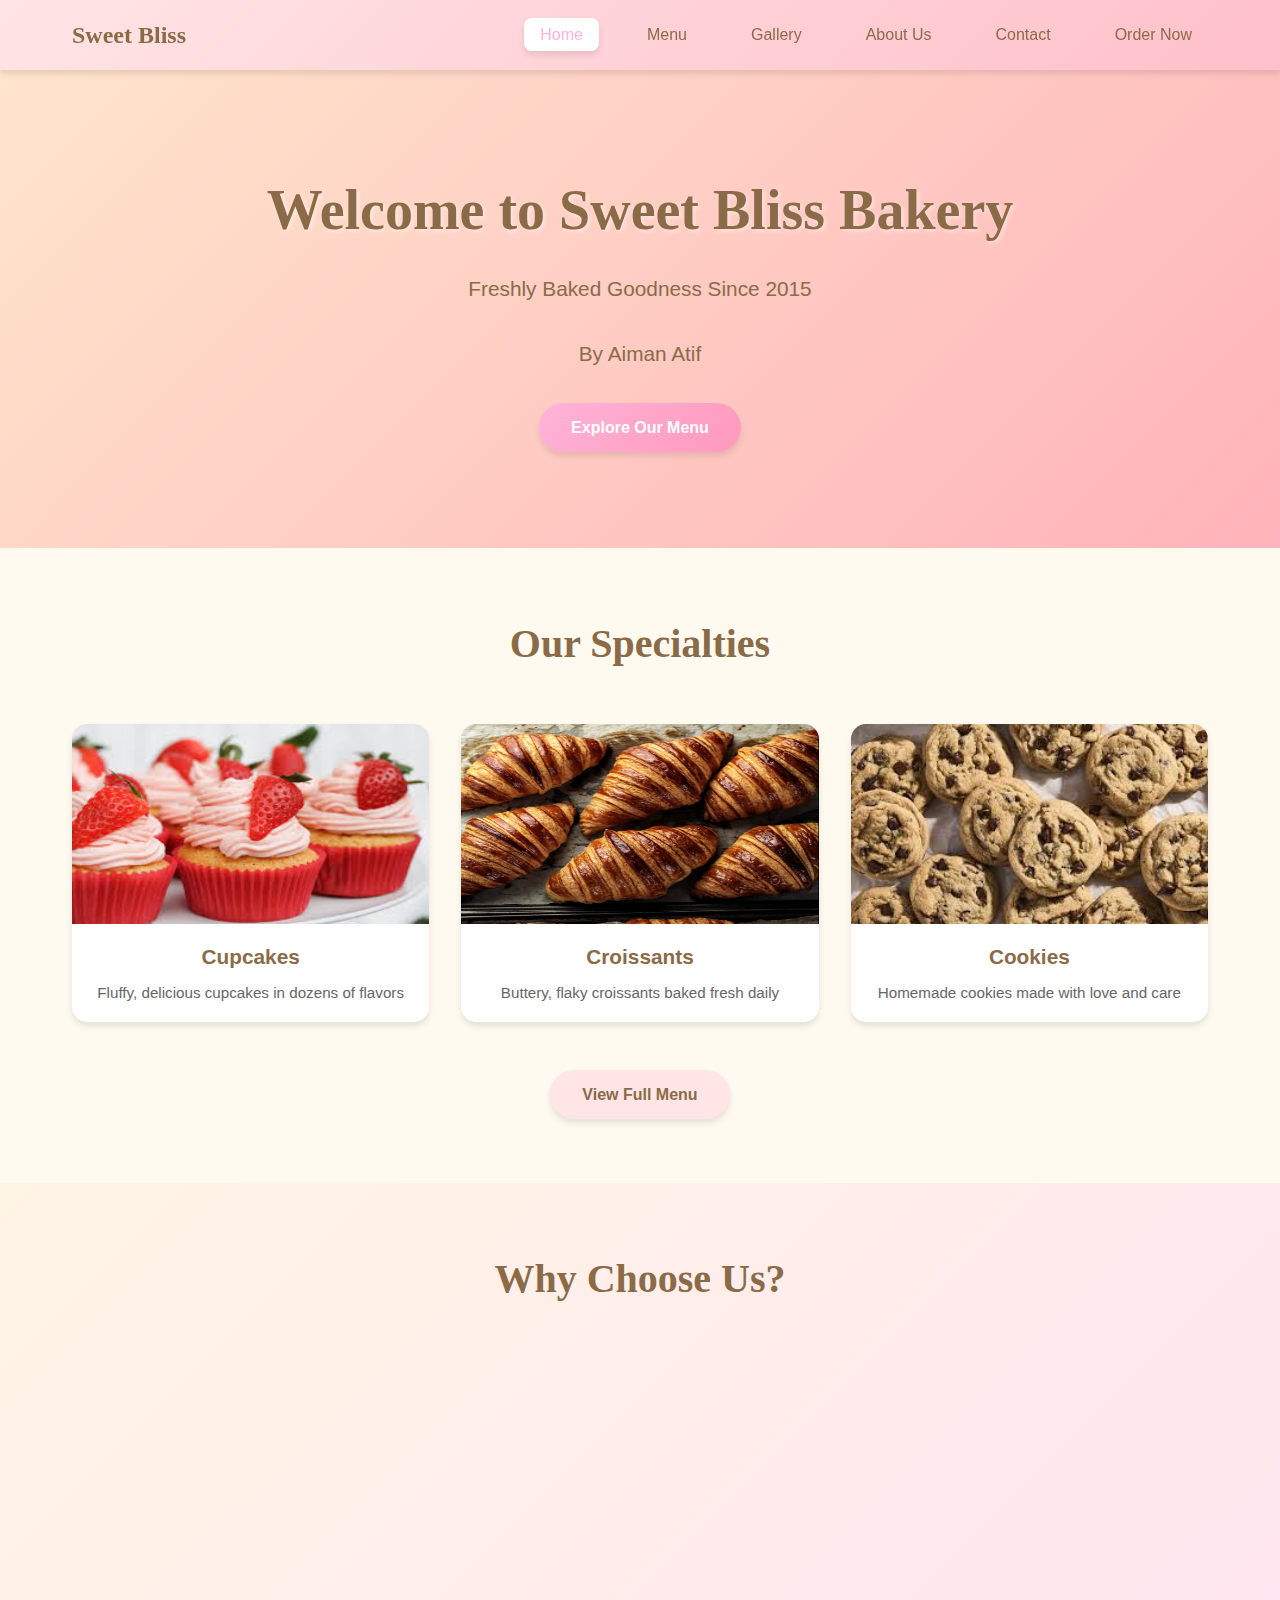
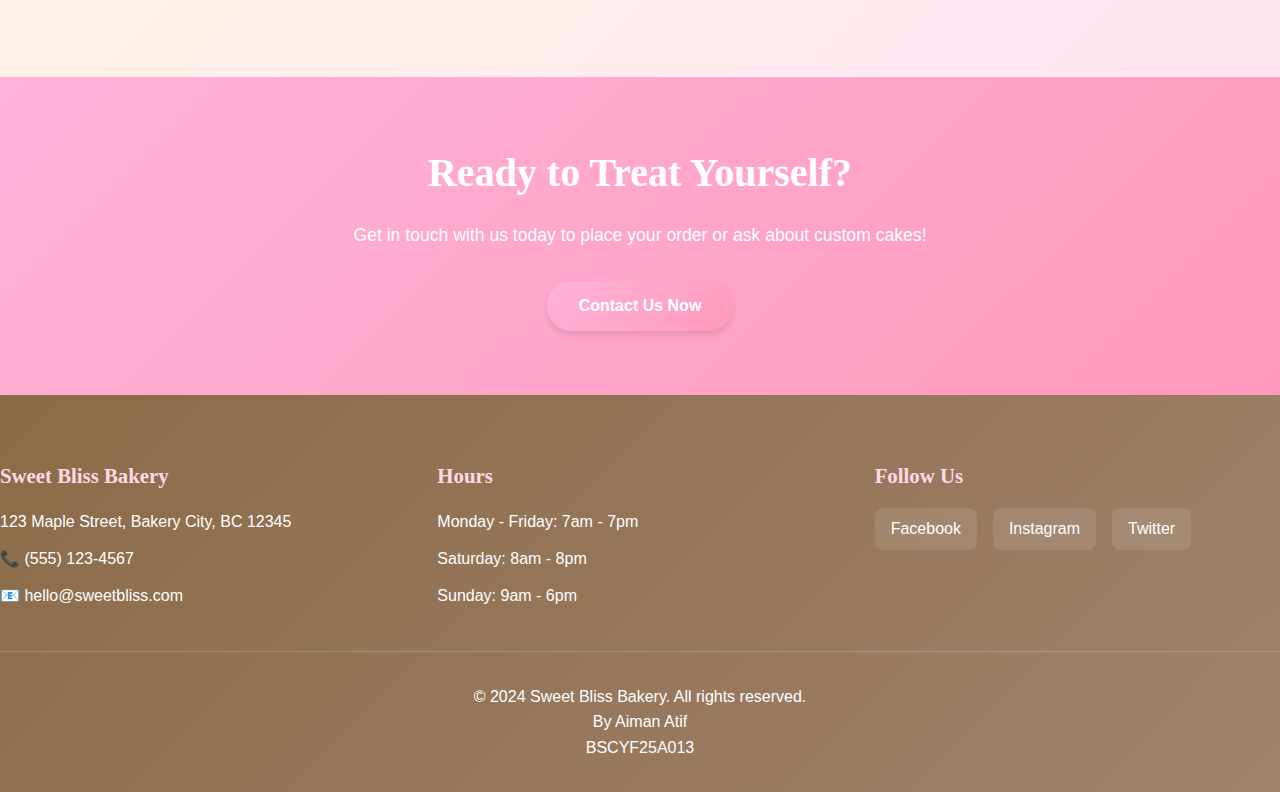
<file: index.html>
<!DOCTYPE html>
<html lang="en">
<head>
    <meta charset="UTF-8">
    <meta name="viewport" content="width=device-width, initial-scale=1.0">
    <title>Sweet Bliss Bakery - Homemade Goodness</title>
    <link rel="stylesheet" href="styles.css">
</head>
<body>
    <!-- Navigation Bar -->
    <nav class="navbar">
        <div class="nav-container">
            <div class="logo"> Sweet Bliss</div>
            <ul class="nav-links">
                <li><a href="index.html" class="active">Home</a></li>
                <li><a href="menu.html">Menu</a></li>
                <li><a href="gallery.html">Gallery</a></li>
                <li><a href="about.html">About Us</a></li>
                <li><a href="contact.html">Contact</a></li>
                <li><a href="order-now.html">Order Now</a></li>
            </ul>
        </div>
    </nav>

    <!-- Hero Section -->
    <section class="hero">
        <div class="hero-content">
            <h1>Welcome to Sweet Bliss Bakery</h1>
            <p>Freshly Baked Goodness Since 2015</p>
            <p>By Aiman Atif</p>
            <a href="menu.html" class="btn btn-primary">Explore Our Menu</a>
        </div>
    </section>

    <!-- Featured Products -->
    <section class="featured">
        <div class="container">
            <h2>Our Specialties</h2>
            <div class="featured-grid">
                <div class="featured-card">
                      <img src="cupcake.jpeg" alt="Cupcakes" class="card-image">
                    <h3>Cupcakes</h3>
                    <p>Fluffy, delicious cupcakes in dozens of flavors</p>
                </div>
                <div class="featured-card">
                     <img src="crossiant.jpeg" alt="Croissants" class="card-image">
                    <h3>Croissants</h3>
                    <p>Buttery, flaky croissants baked fresh daily</p>
                </div>
                <div class="featured-card">
                     <img src="choco.jpeg" alt="Cookies" class="card-image">
                    <h3>Cookies</h3>
                    <p>Homemade cookies made with love and care</p>
                </div>
            </div>
            <div class="featured-cta">
                <a href="menu.html" class="btn btn-secondary">View Full Menu</a>
            </div>
        </div>
    </section>

    <!-- Why Choose Us -->
    <section class="why-us">
        <div class="container">
            <h2>Why Choose Us?</h2>
            <div class="reasons-grid">
                <div class="reason-card">
                    <span class="reason-icon">⭐</span>
                    <h3>Fresh Ingredients</h3>
                    <p>We use only the finest, freshest ingredients in every batch</p>
                </div>
                <div class="reason-card">
                    <span class="reason-icon">❤️</span>
                    <h3>Made with Love</h3>
                    <p>Every item is handcrafted with passion and care</p>
                </div>
                <div class="reason-card">
                    <span class="reason-icon">🎯</span>
                    <h3>Quality Guaranteed</h3>
                    <p>We guarantee the highest quality in every bite</p>
                </div>
            </div>
        </div>
    </section>

    <!-- Call to Action -->
    <section class="cta-section">
        <div class="container">
            <h2>Ready to Treat Yourself?</h2>
            <p>Get in touch with us today to place your order or ask about custom cakes!</p>
            <a href="contact.html" class="btn btn-primary">Contact Us Now</a>
        </div>
    </section>

    <!-- Footer -->
    <footer class="footer">
        <div class="footer-content">
            <div class="footer-section">
                <h4>Sweet Bliss Bakery</h4>
                <p>123 Maple Street, Bakery City, BC 12345</p>
                <p>📞 (555) 123-4567</p>
                <p>📧 hello@sweetbliss.com</p>
            </div>
            <div class="footer-section">
                <h4>Hours</h4>
                <p>Monday - Friday: 7am - 7pm</p>
                <p>Saturday: 8am - 8pm</p>
                <p>Sunday: 9am - 6pm</p>
            </div>
            <div class="footer-section">
                <h4>Follow Us</h4>
                <div class="social-links">
                    <a href="#" class="social-link">Facebook</a>
                    <a href="#" class="social-link">Instagram</a>
                    <a href="#" class="social-link">Twitter</a>
                </div>
            </div>
        </div>
        <div class="footer-bottom">
            <p>&copy; 2024 Sweet Bliss Bakery. All rights reserved.</p>
            <p>By Aiman Atif</p>
            <p>BSCYF25A013</p>
        </div>
    </footer>

    <script src="script.js"></script>
</body>
</html>
</file>
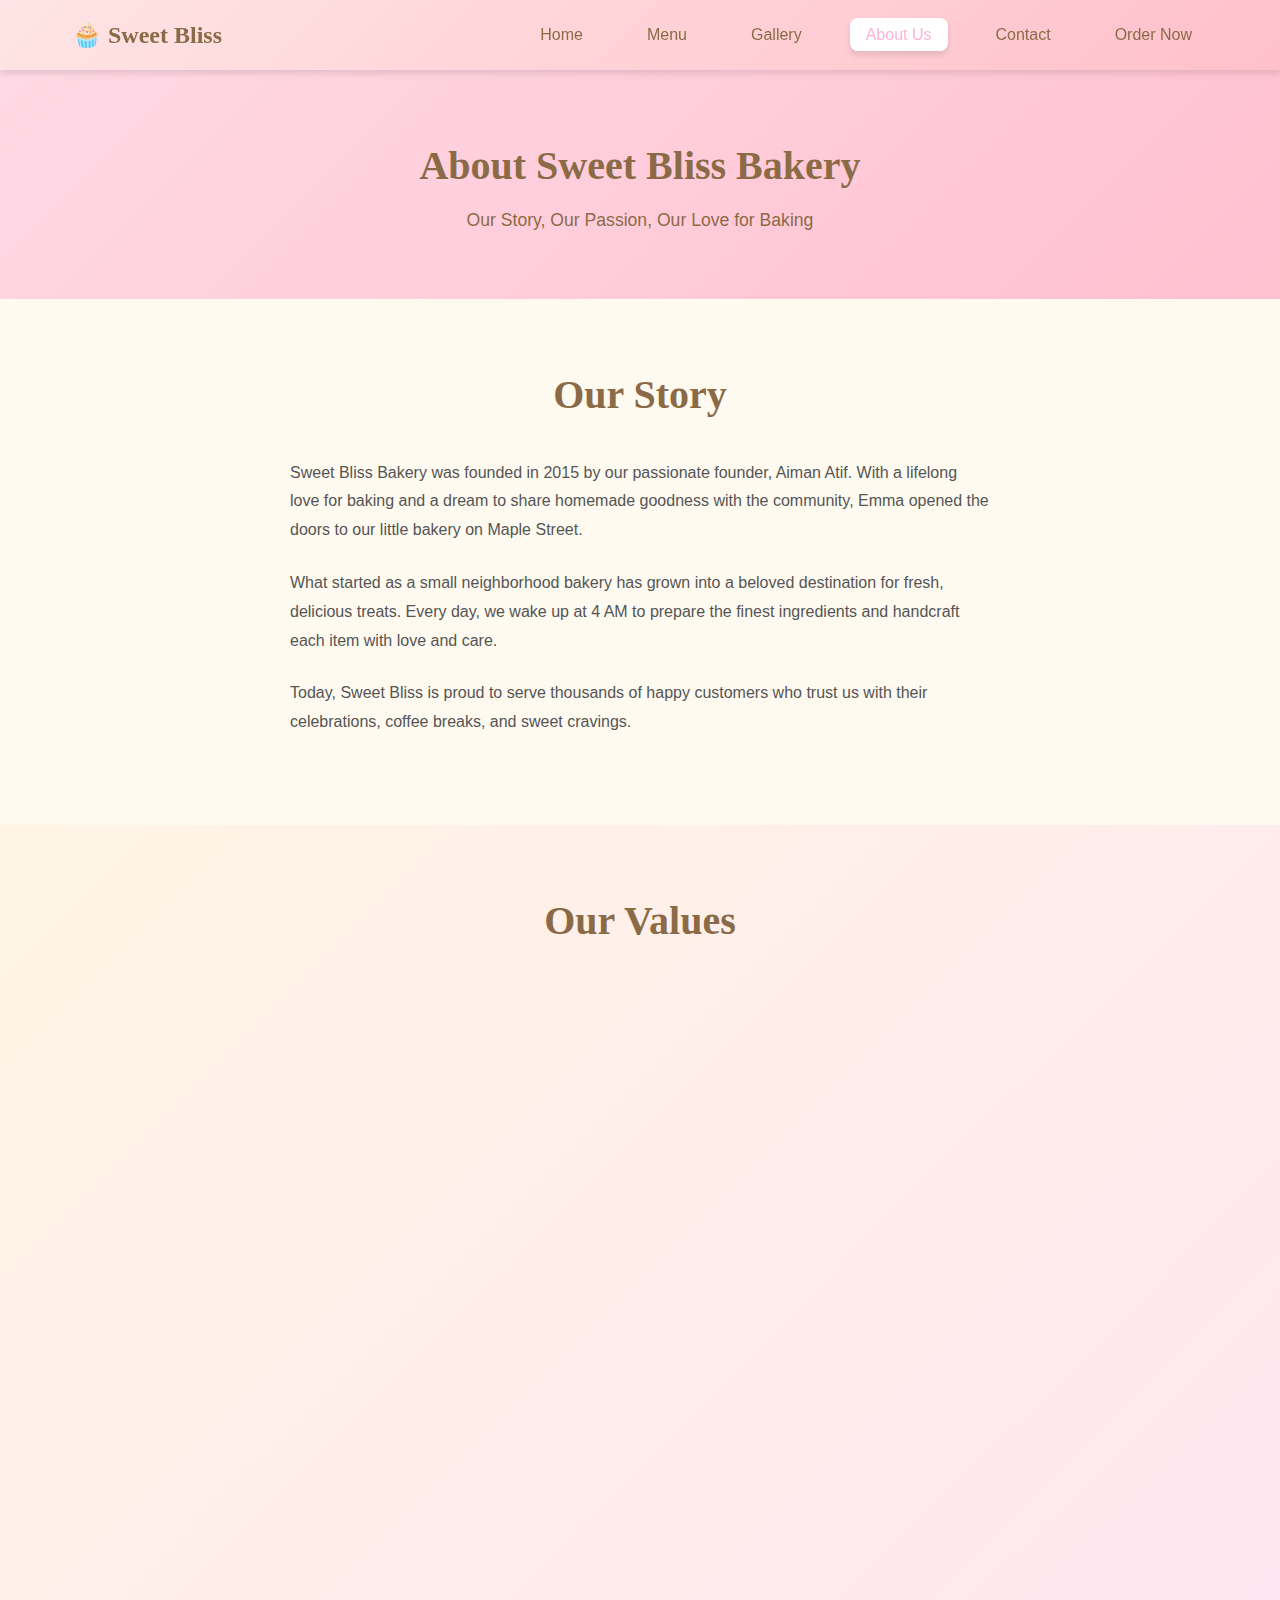
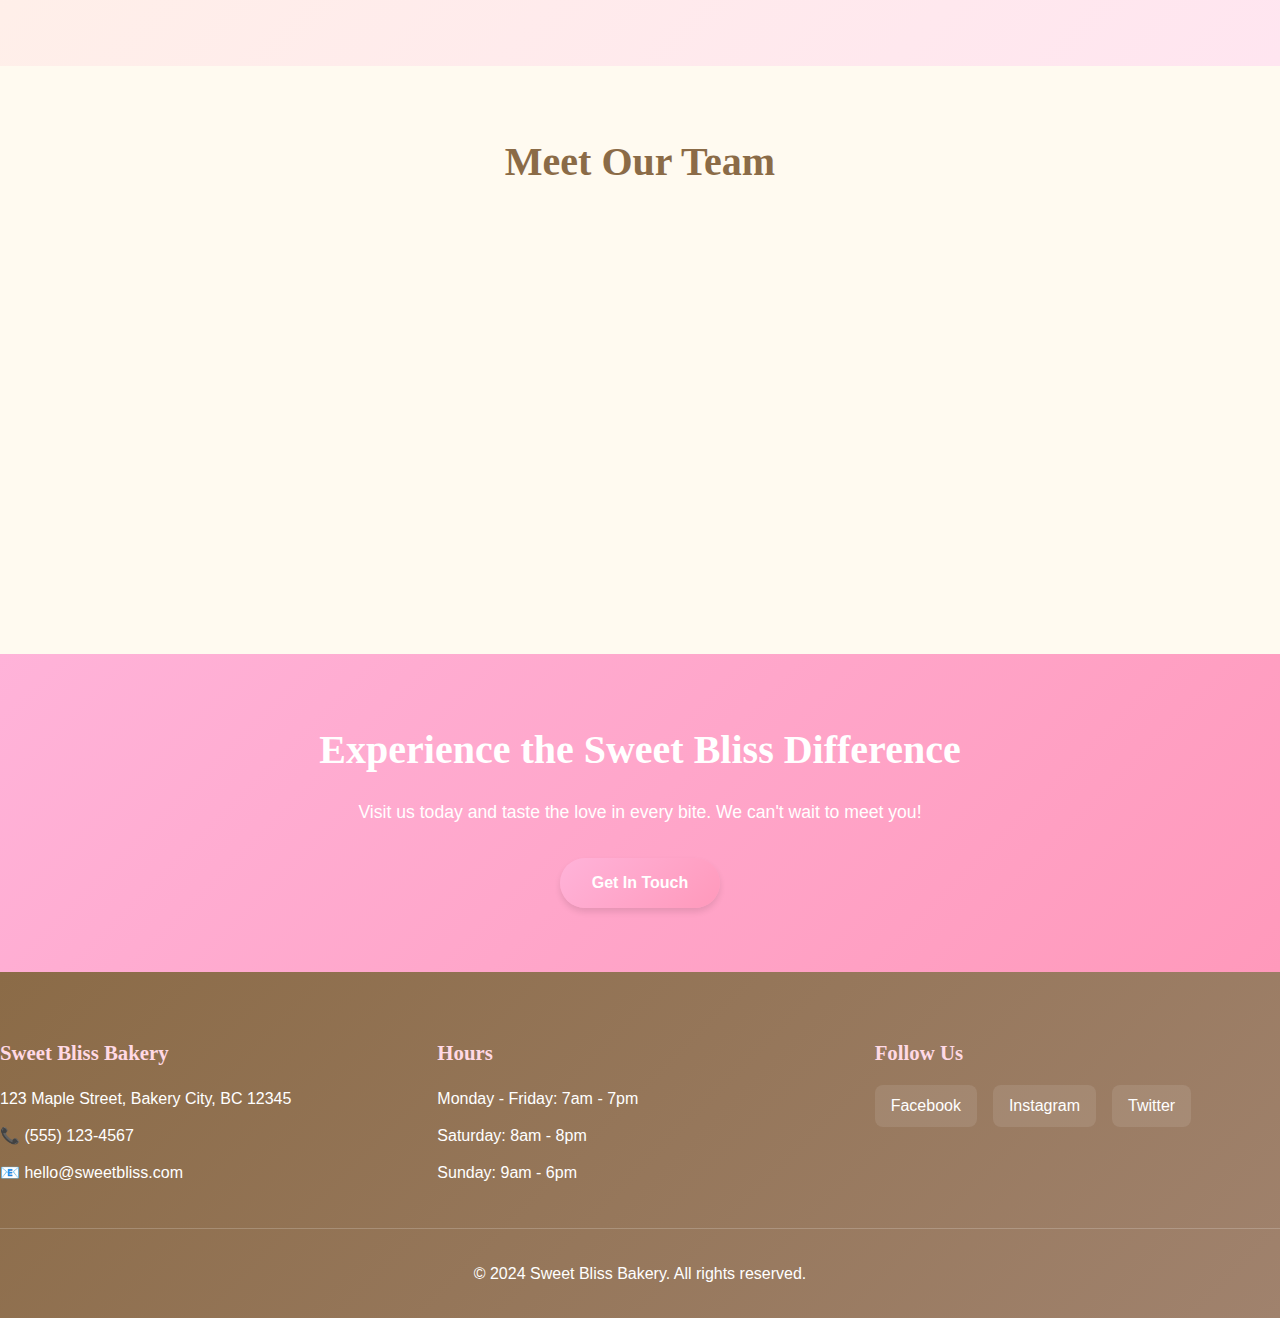
<file: about.html>
<!DOCTYPE html>
<html lang="en">
<head>
    <meta charset="UTF-8">
    <meta name="viewport" content="width=device-width, initial-scale=1.0">
    <title>About Us - Sweet Bliss Bakery</title>
    <link rel="stylesheet" href="styles.css">
    <meta name="viewport" content="width=device-width, initial-scale=1.0">
</head>
<body>
    <!-- Navigation Bar -->
    <nav class="navbar">
        <div class="nav-container">
            <div class="logo">🧁 Sweet Bliss</div>
            <ul class="nav-links">
                <li><a href="index.html">Home</a></li>
                <li><a href="menu.html">Menu</a></li>
                <li><a href="gallery.html">Gallery</a></li>
                <li><a href="about.html" class="active">About Us</a></li>
                <li><a href="contact.html">Contact</a></li>
                <li><a href="order-now.html">Order Now</a></li>
            </ul>
        </div>
    </nav>

    <!-- Page Header -->
    <section class="page-header">
        <h1>About Sweet Bliss Bakery</h1>
        <p>Our Story, Our Passion, Our Love for Baking</p>
    </section>

    <!-- Story Section -->
    <section class="story-section">
        <div class="container">
            <div class="story-content">
                <h2>Our Story</h2>
                <p>Sweet Bliss Bakery was founded in 2015 by our passionate founder, Aiman Atif. With a lifelong love for baking and a dream to share homemade goodness with the community, Emma opened the doors to our little bakery on Maple Street.</p>
                <p>What started as a small neighborhood bakery has grown into a beloved destination for fresh, delicious treats. Every day, we wake up at 4 AM to prepare the finest ingredients and handcraft each item with love and care.</p>
                <p>Today, Sweet Bliss is proud to serve thousands of happy customers who trust us with their celebrations, coffee breaks, and sweet cravings.</p>
            </div>
        </div>
    </section>

    <!-- Values Section -->
    <section class="values-section">
        <div class="container">
            <h2>Our Values</h2>
            <div class="values-grid">
                <div class="value-card">
                    <span class="value-icon">🌾</span>
                    <h3>Quality Ingredients</h3>
                    <p>We source only the finest, freshest ingredients from trusted suppliers. No shortcuts, no compromises.</p>
                </div>
                <div class="value-card">
                    <span class="value-icon">❤️</span>
                    <h3>Passion & Care</h3>
                    <p>Every item is made with passion. We put our hearts into every batch because we bake for people we love.</p>
                </div>
                <div class="value-card">
                    <span class="value-icon">🌱</span>
                    <h3>Sustainability</h3>
                    <p>We're committed to eco-friendly practices, from compostable packaging to reducing food waste.</p>
                </div>
                <div class="value-card">
                    <span class="value-icon">👥</span>
                    <h3>Community</h3>
                    <p>We believe in supporting our local community and giving back to those who support us.</p>
                </div>
            </div>
        </div>
    </section>

    <!-- Team Section -->
    <section class="team-section">
        <div class="container">
            <h2>Meet Our Team</h2>
            <div class="team-grid">
                <div class="team-member">
                     <img src="chef.png" alt="Emma Thompson" class="member-avatar">
                    <h3>Emma Thompson</h3>
                    <p>Head Baker</p>
                    <p class="member-bio">Emma's passion for baking started in her grandmother's kitchen. She now leads our team with 20+ years of baking expertise.</p>
                </div>
                <div class="team-member">
                    <img src="chef.png" alt="Marcus Williams" class="member-avatar">
                    <h3>Marcus Williams</h3>
                    <p>Head Pastry Chef</p>
                    <p class="member-bio">With training from France, Marcus brings European elegance to our pastry collection. His croissants are legendary!</p>
                </div>
                <div class="team-member">
                    <img src="chef.png" alt="Sarah Lee" class="member-avatar">
                    <h3>Sarah Lee</h3>
                    <p>Cake Decorator</p>
                    <p class="member-bio">Sarah transforms simple cakes into edible works of art. Custom orders are her specialty and her joy.</p>
                </div>
            </div>
        </div>
    </section>

    <!-- CTA Section -->
    <section class="cta-section">
        <div class="container">
            <h2>Experience the Sweet Bliss Difference</h2>
            <p>Visit us today and taste the love in every bite. We can't wait to meet you!</p>
            <a href="contact.html" class="btn btn-primary">Get In Touch</a>
        </div>
    </section>

    <!-- Footer -->
    <footer class="footer">
        <div class="footer-content">
            <div class="footer-section">
                <h4>Sweet Bliss Bakery</h4>
                <p>123 Maple Street, Bakery City, BC 12345</p>
                <p>📞 (555) 123-4567</p>
                <p>📧 hello@sweetbliss.com</p>
            </div>
            <div class="footer-section">
                <h4>Hours</h4>
                <p>Monday - Friday: 7am - 7pm</p>
                <p>Saturday: 8am - 8pm</p>
                <p>Sunday: 9am - 6pm</p>
            </div>
            <div class="footer-section">
                <h4>Follow Us</h4>
                <div class="social-links">
                    <a href="#" class="social-link">Facebook</a>
                    <a href="#" class="social-link">Instagram</a>
                    <a href="#" class="social-link">Twitter</a>
                </div>
            </div>
        </div>
        <div class="footer-bottom">
            <p>&copy; 2024 Sweet Bliss Bakery. All rights reserved.</p>
        </div>
    </footer>

    <script src="script.js"></script>
</body>
</html>
</file>
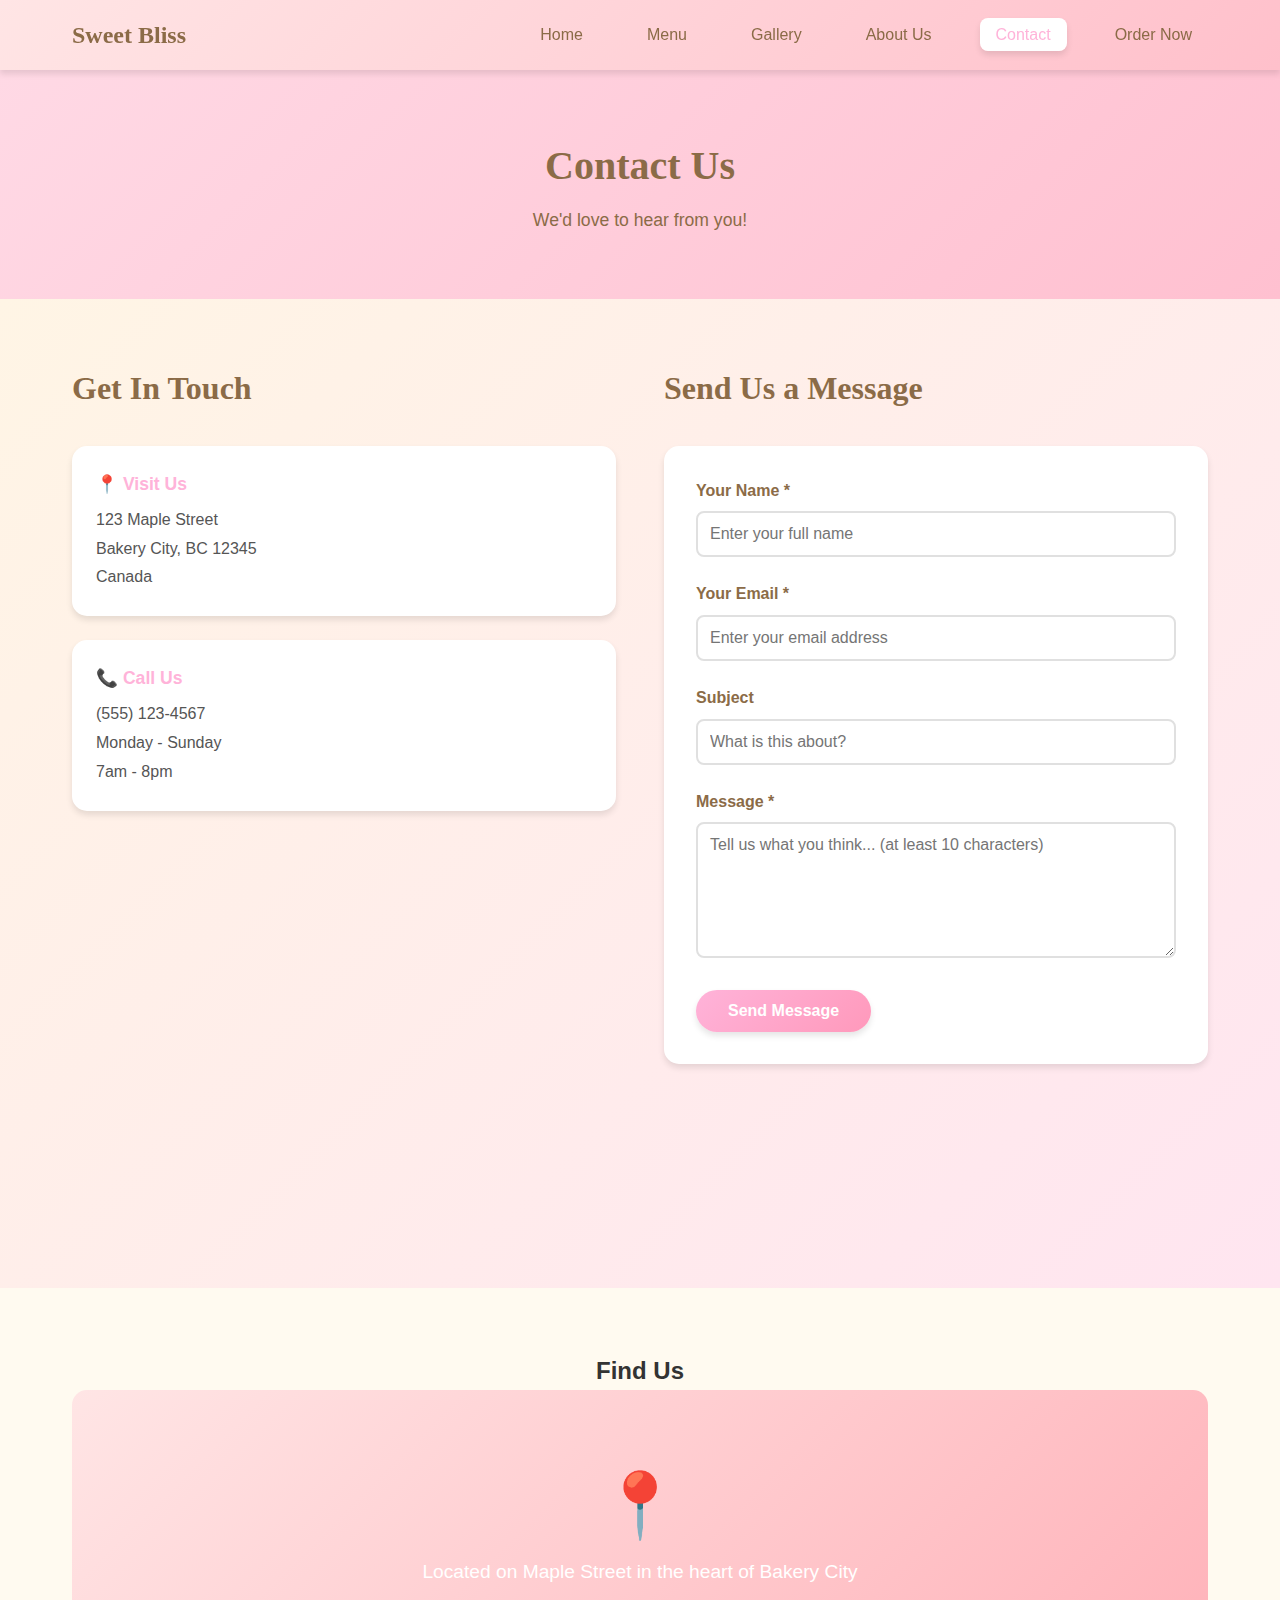
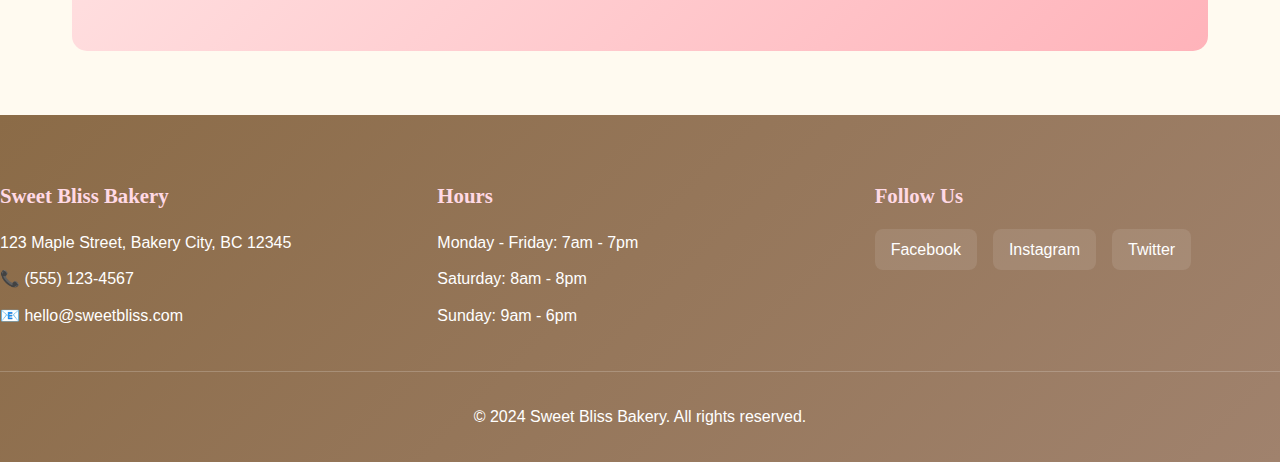
<file: contact.html>
<!DOCTYPE html>
<html lang="en">
<head>
    <meta charset="UTF-8">
    <meta name="viewport" content="width=device-width, initial-scale=1.0">
    <title>Contact Us - Sweet Bliss Bakery</title>
    <link rel="stylesheet" href="styles.css">
    <meta name="viewport" content="width=device-width, initial-scale=1.0">
</head>
<body>
    <!-- Navigation Bar -->
    <nav class="navbar">
        <div class="nav-container">
            <div class="logo">Sweet Bliss</div>
            <ul class="nav-links">
                <li><a href="index.html">Home</a></li>
                <li><a href="menu.html">Menu</a></li>
                <li><a href="gallery.html">Gallery</a></li>
                <li><a href="about.html">About Us</a></li>
                <li><a href="contact.html" class="active">Contact</a></li>
                <li><a href="order-now.html">Order Now</a></li>
            </ul>
        </div>
    </nav>

    <!-- Page Header -->
    <section class="page-header">
        <h1>Contact Us</h1>
        <p>We'd love to hear from you!</p>
    </section>

    <!-- Contact Section -->
    <section class="contact-section">
        <div class="container">
            <div class="contact-wrapper">
                <!-- Contact Info -->
                <div class="contact-info">
                    <h2>Get In Touch</h2>
                    
                    <div class="info-card">
                        <h3>📍 Visit Us</h3>
                        <p>123 Maple Street<br>Bakery City, BC 12345<br>Canada</p>
                    </div>

                    <div class="info-card">
                        <h3>📞 Call Us</h3>
                        <p>(555) 123-4567<br>Monday - Sunday<br>7am - 8pm</p>
                    </div>

                    <div class="info-card">
                        <h3>📧 Email Us</h3>
                        <p>hello@sweetbliss.com<br>orders@sweetbliss.com<br>custom@sweetbliss.com</p>
                    </div>

                    <div class="info-card">
                        <h3>🕐 Hours</h3>
                        <p>Monday - Friday: 7am - 7pm<br>
                        Saturday: 8am - 8pm<br>
                        Sunday: 9am - 6pm</p>
                    </div>
                </div>

                <!-- Contact Form -->
                <div class="contact-form-container">
                    <h2>Send Us a Message</h2>
                    <form id="contactForm" class="contact-form">
                        <div class="form-group">
                            <label for="name">Your Name *</label>
                            <input type="text" id="name" name="name" required placeholder="Enter your full name">
                        </div>

                        <div class="form-group">
                            <label for="email">Your Email *</label>
                            <input type="email" id="email" name="email" required placeholder="Enter your email address">
                        </div>

                        <div class="form-group">
                            <label for="subject">Subject</label>
                            <input type="text" id="subject" name="subject" placeholder="What is this about?">
                        </div>

                        <div class="form-group">
                            <label for="message">Message *</label>
                            <textarea id="message" name="message" required placeholder="Tell us what you think... (at least 10 characters)" rows="6"></textarea>
                        </div>

                        <button type="submit" class="btn btn-primary">Send Message</button>
                        <p id="formMessage" class="form-message"></p>
                    </form>
                </div>
            </div>
        </div>
    </section>

    <!-- Map Section (Optional) -->
    <section class="map-section">
        <div class="container">
            <h2>Find Us</h2>
            <div class="map-placeholder">
                <span style="font-size: 4rem;">📍</span>
                <p>Located on Maple Street in the heart of Bakery City</p>
            </div>
        </div>
    </section>

    <!-- Footer -->
    <footer class="footer">
        <div class="footer-content">
            <div class="footer-section">
                <h4>Sweet Bliss Bakery</h4>
                <p>123 Maple Street, Bakery City, BC 12345</p>
                <p>📞 (555) 123-4567</p>
                <p>📧 hello@sweetbliss.com</p>
            </div>
            <div class="footer-section">
                <h4>Hours</h4>
                <p>Monday - Friday: 7am - 7pm</p>
                <p>Saturday: 8am - 8pm</p>
                <p>Sunday: 9am - 6pm</p>
            </div>
            <div class="footer-section">
                <h4>Follow Us</h4>
                <div class="social-links">
                    <a href="#" class="social-link">Facebook</a>
                    <a href="#" class="social-link">Instagram</a>
                    <a href="#" class="social-link">Twitter</a>
                </div>
            </div>
        </div>
        <div class="footer-bottom">
            <p>&copy; 2024 Sweet Bliss Bakery. All rights reserved.</p>
        </div>
    </footer>

    <script src="script.js"></script>
</body>
</html>
</file>
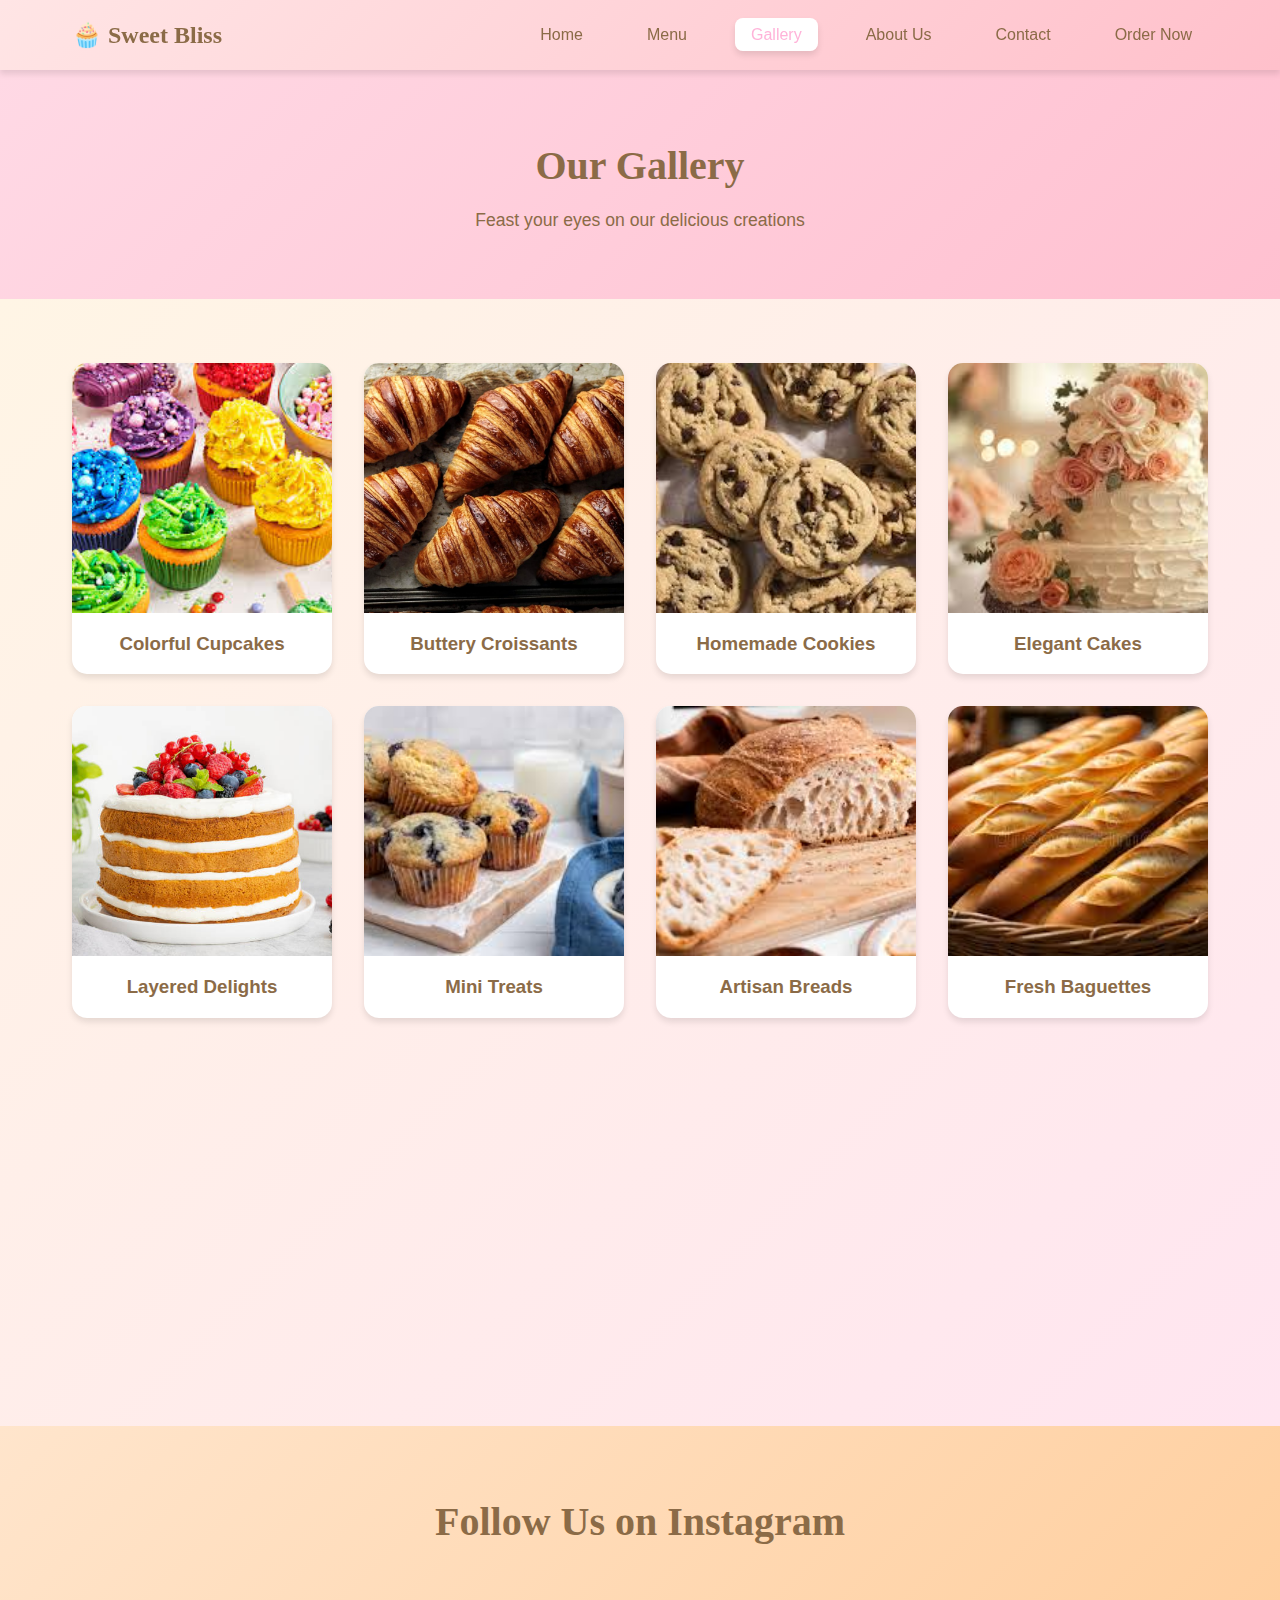
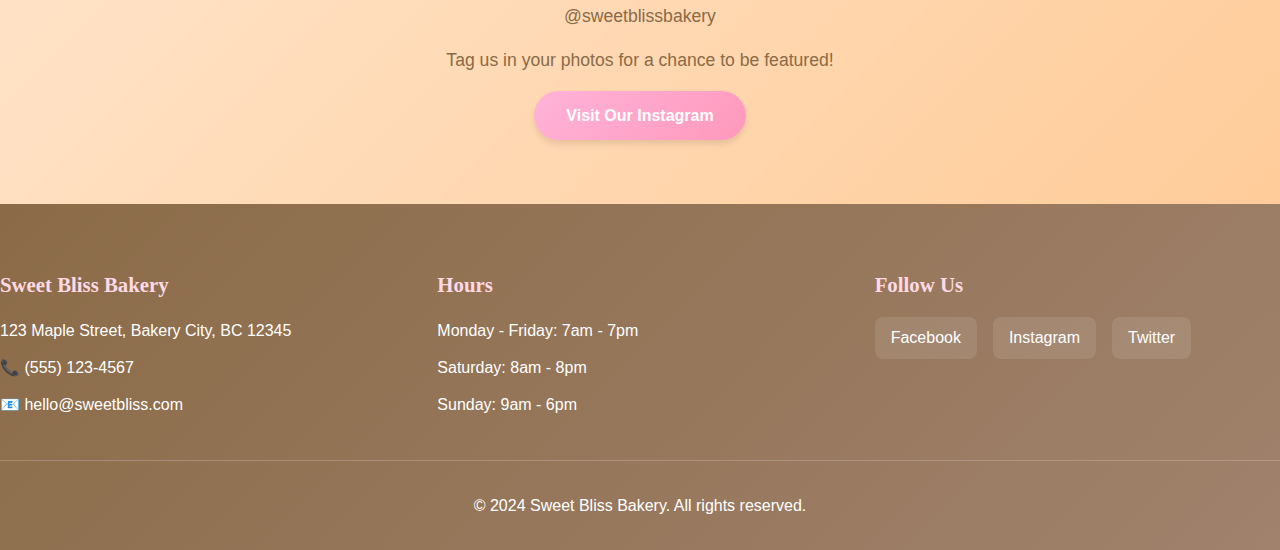
<file: gallery.html>
<!DOCTYPE html>
<html lang="en">
<head>
    <meta charset="UTF-8">
    <meta name="viewport" content="width=device-width, initial-scale=1.0">
    <title>Gallery - Sweet Bliss Bakery</title>
    <link rel="stylesheet" href="styles.css">
</head>
<body>
    <!-- Navigation Bar -->
    <nav class="navbar">
        <div class="nav-container">
            <div class="logo">🧁 Sweet Bliss</div>
            <ul class="nav-links">
                <li><a href="index.html">Home</a></li>
                <li><a href="menu.html">Menu</a></li>
                <li><a href="gallery.html" class="active">Gallery</a></li>
                <li><a href="about.html">About Us</a></li>
                <li><a href="contact.html">Contact</a></li>
                <li><a href="order-now.html">Order Now</a></li>
            </ul>
        </div>
    </nav>

    <!-- Page Header -->
    <section class="page-header">
        <h1>Our Gallery</h1>
        <p>Feast your eyes on our delicious creations</p>
    </section>

    <!-- Gallery Section -->
    <section class="gallery-section">
        <div class="container">
            <div class="gallery-grid">
                <div class="gallery-item">
                    <img src="color.jpeg" alt="Colorful Cupcakes" class="gallery-image">
                    <h3>Colorful Cupcakes</h3>
                </div>

                <div class="gallery-item">
                    <img src="crossiant.jpeg" alt="Buttery Croissants" class="gallery-image">
                    <h3>Buttery Croissants</h3>
                </div>

                <div class="gallery-item">
                    <img src="choco.jpeg" alt="Homemade Cookies" class="gallery-image">
                    <h3>Homemade Cookies</h3>
                </div>

                <div class="gallery-item">
                    <img src="tier.jpeg" alt="Elegant Cakes" class="gallery-image">
                    <h3>Elegant Cakes</h3>
                </div>

                <div class="gallery-item">
                    <img src="layer.jpg" alt="Layered Delights" class="gallery-image">
                    <h3>Layered Delights</h3>
                </div>

                <div class="gallery-item">
                    <img src="blue.jpeg" alt="Mini Treats" class="gallery-image">
                    <h3>Mini Treats</h3>
                </div>

                <div class="gallery-item">
                    <img src="bread.jpeg" alt="Artisan Breads" class="gallery-image">
                    <h3>Artisan Breads</h3>
                </div>

                <div class="gallery-item">
                    <img src="baguet.jpeg" alt="Fresh Baguettes" class="gallery-image">
                    <h3>Fresh Baguettes</h3>
                </div>

                <div class="gallery-item">
                    <img src="oatmealcookie.jpeg" alt="Seasonal Cookies" class="gallery-image">
                    <h3>Seasonal Cookies</h3>
                </div>
            </div>
        </div>
    </section>

    <!-- Instagram Section -->
    <section class="instagram-section">
        <div class="container">
            <h2>Follow Us on Instagram</h2>
            <p>@sweetblissbakery</p>
            <p>Tag us in your photos for a chance to be featured!</p>
            <a href="#" class="btn btn-primary">Visit Our Instagram</a>
        </div>
    </section>

    <!-- Footer -->
    <footer class="footer">
        <div class="footer-content">
            <div class="footer-section">
                <h4>Sweet Bliss Bakery</h4>
                <p>123 Maple Street, Bakery City, BC 12345</p>
                <p>📞 (555) 123-4567</p>
                <p>📧 hello@sweetbliss.com</p>
            </div>
            <div class="footer-section">
                <h4>Hours</h4>
                <p>Monday - Friday: 7am - 7pm</p>
                <p>Saturday: 8am - 8pm</p>
                <p>Sunday: 9am - 6pm</p>
            </div>
            <div class="footer-section">
                <h4>Follow Us</h4>
                <div class="social-links">
                    <a href="#" class="social-link">Facebook</a>
                    <a href="#" class="social-link">Instagram</a>
                    <a href="#" class="social-link">Twitter</a>
                </div>
            </div>
        </div>
        <div class="footer-bottom">
            <p>&copy; 2024 Sweet Bliss Bakery. All rights reserved.</p>
        </div>
    </footer>

    <script src="script.js"></script>
</body>
</html>
</file>
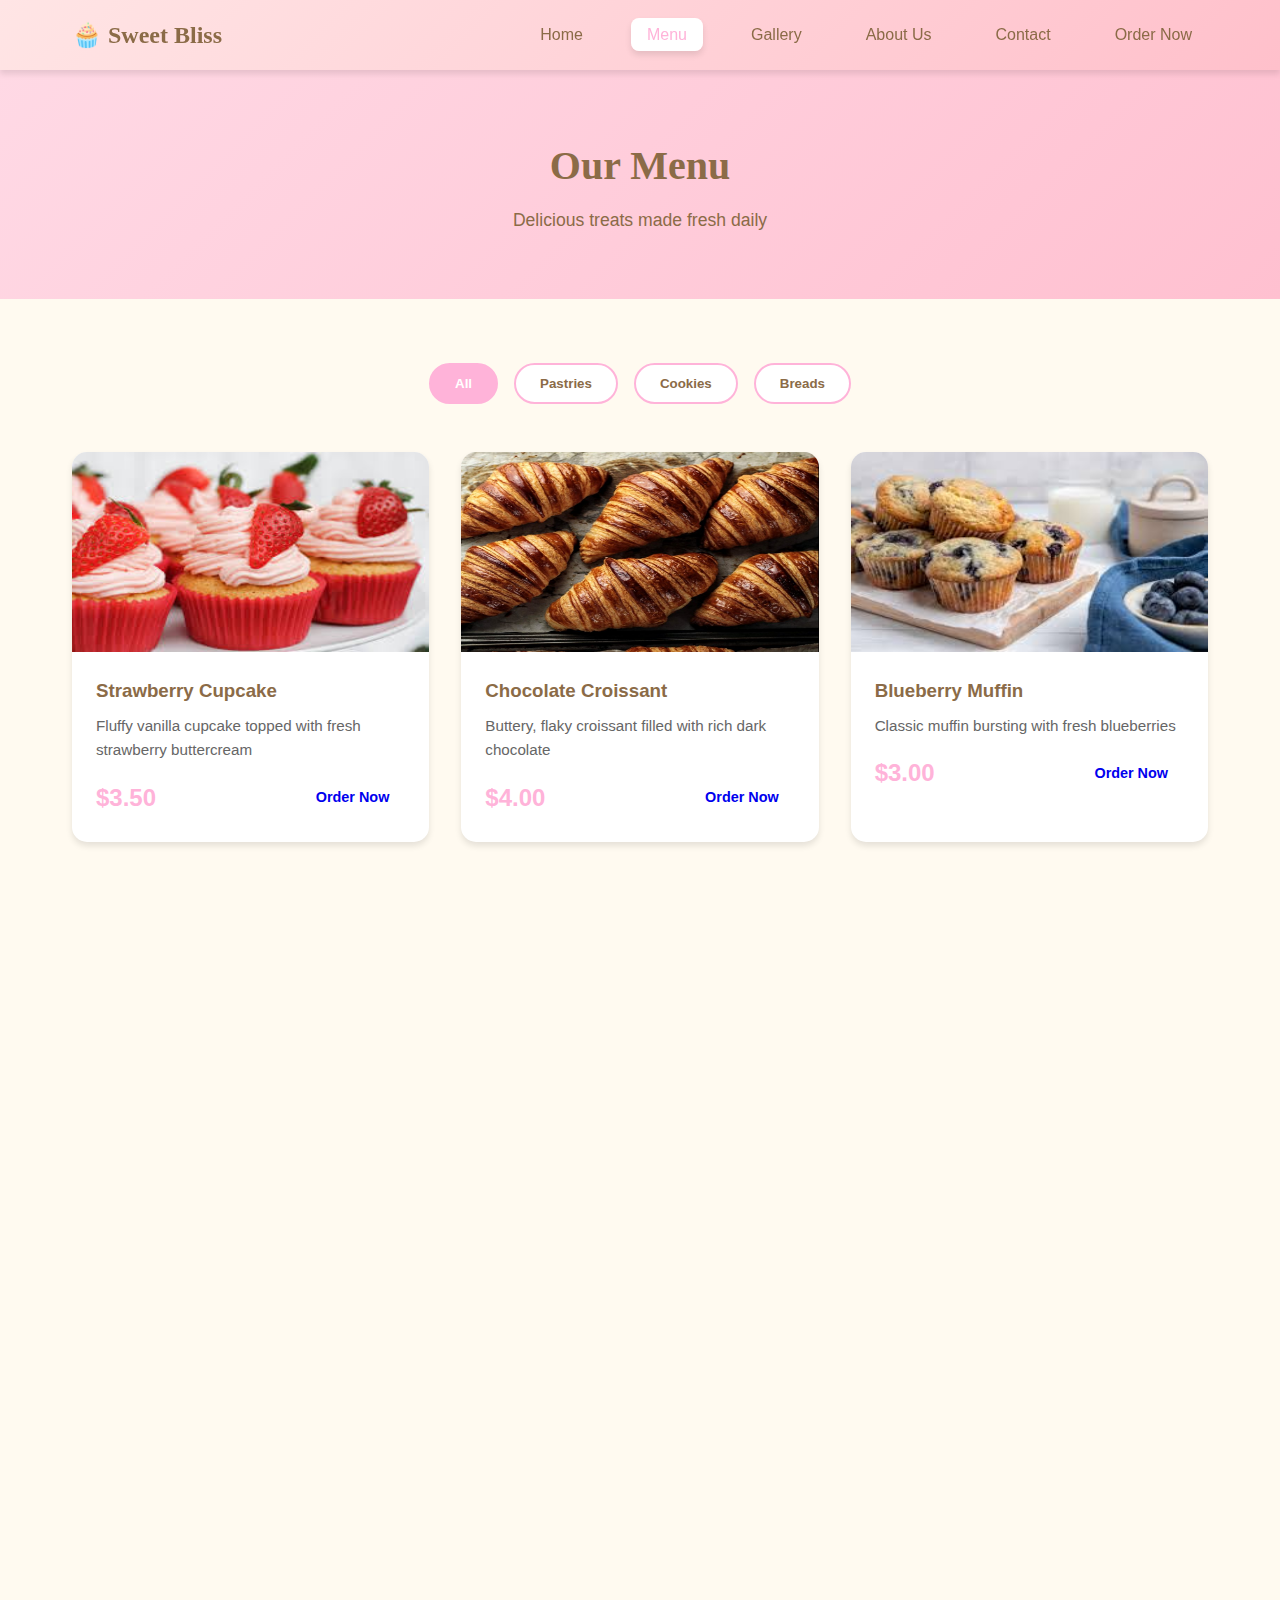
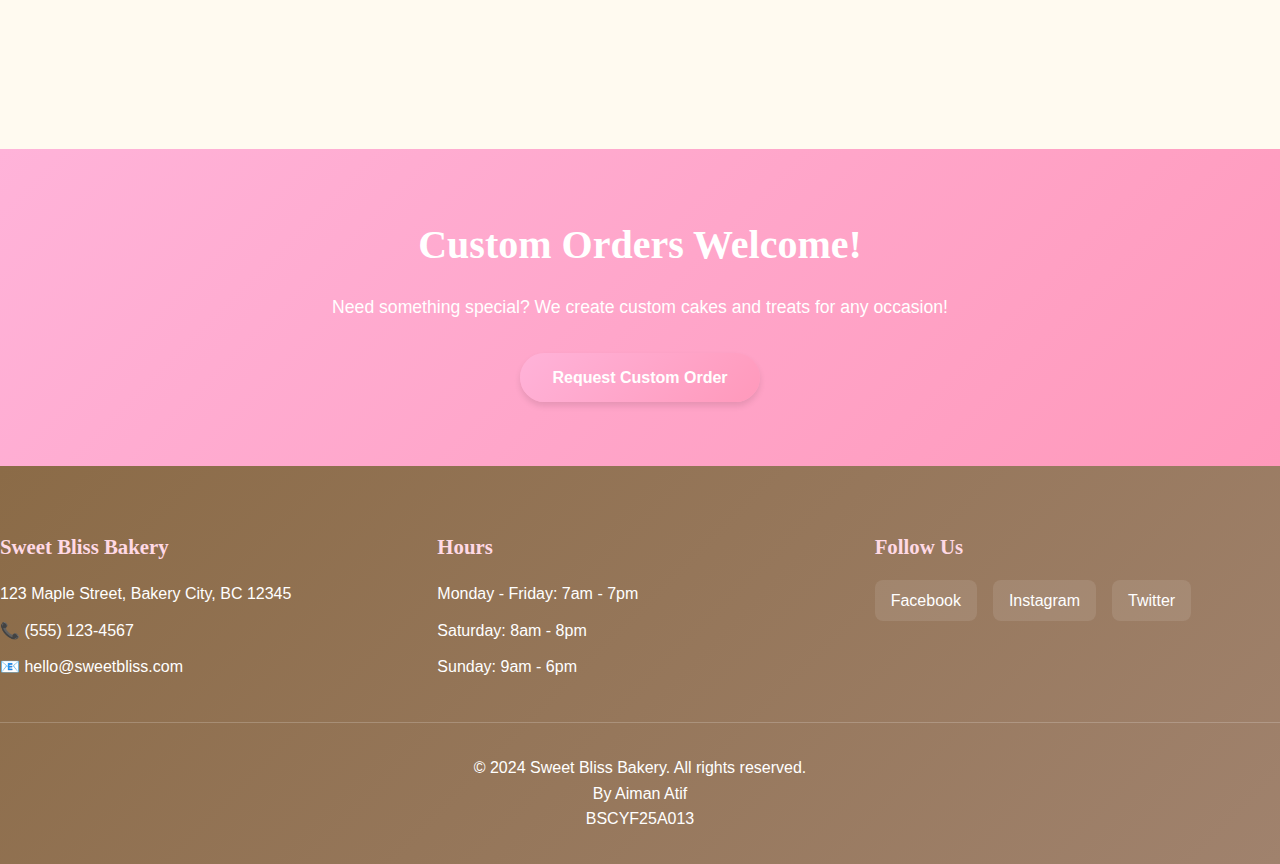
<file: menu.html>
<!DOCTYPE html>
<html lang="en">
<head>
    <meta charset="UTF-8">
    <meta name="viewport" content="width=device-width, initial-scale=1.0">
    <title>Menu - Sweet Bliss Bakery</title>
    <link rel="stylesheet" href="styles.css">
</head>
<body>
    <!-- Navigation Bar -->
    <nav class="navbar">
        <div class="nav-container">
            <div class="logo">🧁 Sweet Bliss</div>
            <ul class="nav-links">
                <li><a href="index.html">Home</a></li>
                <li><a href="menu.html" class="active">Menu</a></li>
                <li><a href="gallery.html">Gallery</a></li>
                <li><a href="about.html">About Us</a></li>
                <li><a href="contact.html">Contact</a></li>
                <li><a href="order-now.html">Order Now</a></li>
            </ul>
        </div>
    </nav>

    <!-- Page Header -->
    <section class="page-header">
        <h1>Our Menu</h1>
        <p>Delicious treats made fresh daily</p>
    </section>

    <!-- Menu Section -->
    <section class="menu-section">
        <div class="container">
            <div class="menu-filter">
                <button class="filter-btn active" data-filter="all">All</button>
                <button class="filter-btn" data-filter="pastries">Pastries</button>
                <button class="filter-btn" data-filter="cookies">Cookies</button>
                <button class="filter-btn" data-filter="breads">Breads</button>
            </div>

            <div class="menu-grid">
                <!-- Pastries -->
                <div class="menu-item" data-category="pastries">
                    <img src="cupcake.jpeg" alt="Strawberry Cupcake" class="menu-image">
                    <div class="menu-content">
                        <h3>Strawberry Cupcake</h3>
                        <p>Fluffy vanilla cupcake topped with fresh strawberry buttercream</p>
                        <div class="menu-footer">
                            <span class="price">$3.50</span>
                            <a href="contact.html" class="btn btn-small">Order Now</a>
                        </div>
                    </div>
                </div>

                <div class="menu-item" data-category="pastries">
                    <img src="crossiant.jpeg" alt="Chocolate Croissant" class="menu-image">
                    <div class="menu-content">
                        <h3>Chocolate Croissant</h3>
                        <p>Buttery, flaky croissant filled with rich dark chocolate</p>
                        <div class="menu-footer">
                            <span class="price">$4.00</span>
                            <a href="contact.html" class="btn btn-small">Order Now</a>
                        </div>
                    </div>
                </div>

                <div class="menu-item" data-category="pastries">
                     <img src="blue.jpeg" alt="Blueberry Muffin" class="menu-image">
                    <div class="menu-content">
                        <h3>Blueberry Muffin</h3>
                        <p>Classic muffin bursting with fresh blueberries</p>
                        <div class="menu-footer">
                            <span class="price">$3.00</span>
                            <a href="contact.html" class="btn btn-small">Order Now</a>
                        </div>
                    </div>
                </div>

                <!-- Cookies -->
                <div class="menu-item" data-category="cookies">
                     <img src="choco.jpeg" alt="Chocolate Chip Cookies" class="menu-image">
                    <div class="menu-content">
                        <h3>Chocolate Chip Cookies</h3>
                        <p>Classic cookies loaded with premium chocolate chips</p>
                        <div class="menu-footer">
                            <span class="price">$2.50</span>
                            <a href="contact.html" class="btn btn-small">Order Now</a>
                        </div>
                    </div>
                </div>

                <div class="menu-item" data-category="cookies">
                    <img src="macaron.jpeg" alt="Raspberry Macarons" class="menu-image">
                    <div class="menu-content">
                        <h3>Raspberry Macarons</h3>
                        <p>Delicate french macarons with raspberry filling (6 pack)</p>
                        <div class="menu-footer">
                            <span class="price">$12.00</span>
                            <a href="contact.html" class="btn btn-small">Order Now</a>
                        </div>
                    </div>
                </div>

                <div class="menu-item" data-category="cookies">
                   <img src="oatmealcookie.jpeg" alt="Oatmeal Cookies" class="menu-image"> 
                    <div class="menu-content">
                        <h3>Oatmeal Cookies</h3>
                        <p>Wholesome oatmeal cookies with a perfect crunch</p>
                        <div class="menu-footer">
                            <span class="price">$2.75</span>
                            <a href="contact.html" class="btn btn-small">Order Now</a>
                        </div>
                    </div>
                </div>

                <!-- Breads -->
                <div class="menu-item" data-category="breads">
                    <img src="bread.jpeg" alt="Sourdough Bread" class="menu-image">
                    <div class="menu-content">
                        <h3>Sourdough Bread</h3>
                        <p>Artisan sourdough bread with a crispy crust and soft interior</p>
                        <div class="menu-footer">
                            <span class="price">$6.00</span>
                            <a href="contact.html" class="btn btn-small">Order Now</a>
                        </div>
                    </div>
                </div>

                <div class="menu-item" data-category="breads">
                     <img src="Focaccia.jpg" alt="Focaccia Bread" class="menu-image">
                    <div class="menu-content">
                        <h3>Focaccia Bread</h3>
                        <p>Mediterranean focaccia with olive oil, rosemary, and sea salt</p>
                        <div class="menu-footer">
                            <span class="price">$5.00</span>
                            <a href="contact.html" class="btn btn-small">Order Now</a>
                        </div>
                    </div>
                </div>
            </div>
        </div>
    </section>

    <!-- Call to Action -->
    <section class="cta-section">
        <div class="container">
            <h2>Custom Orders Welcome!</h2>
            <p>Need something special? We create custom cakes and treats for any occasion!</p>
            <a href="contact.html" class="btn btn-primary">Request Custom Order</a>
        </div>
    </section>

    <!-- Footer -->
    <footer class="footer">
        <div class="footer-content">
            <div class="footer-section">
                <h4>Sweet Bliss Bakery</h4>
                <p>123 Maple Street, Bakery City, BC 12345</p>
                <p>📞 (555) 123-4567</p>
                <p>📧 hello@sweetbliss.com</p>
            </div>
            <div class="footer-section">
                <h4>Hours</h4>
                <p>Monday - Friday: 7am - 7pm</p>
                <p>Saturday: 8am - 8pm</p>
                <p>Sunday: 9am - 6pm</p>
            </div>
            <div class="footer-section">
                <h4>Follow Us</h4>
                <div class="social-links">
                    <a href="#" class="social-link">Facebook</a>
                    <a href="#" class="social-link">Instagram</a>
                    <a href="#" class="social-link">Twitter</a>
                </div>
            </div>
        </div>
        <div class="footer-bottom">
            <p>&copy; 2024 Sweet Bliss Bakery. All rights reserved.</p>
             <p>By Aiman Atif</p>
            <p>BSCYF25A013</p>
        </div>
    </footer>

    <script src="script.js"></script>
</body>
</html>
</file>
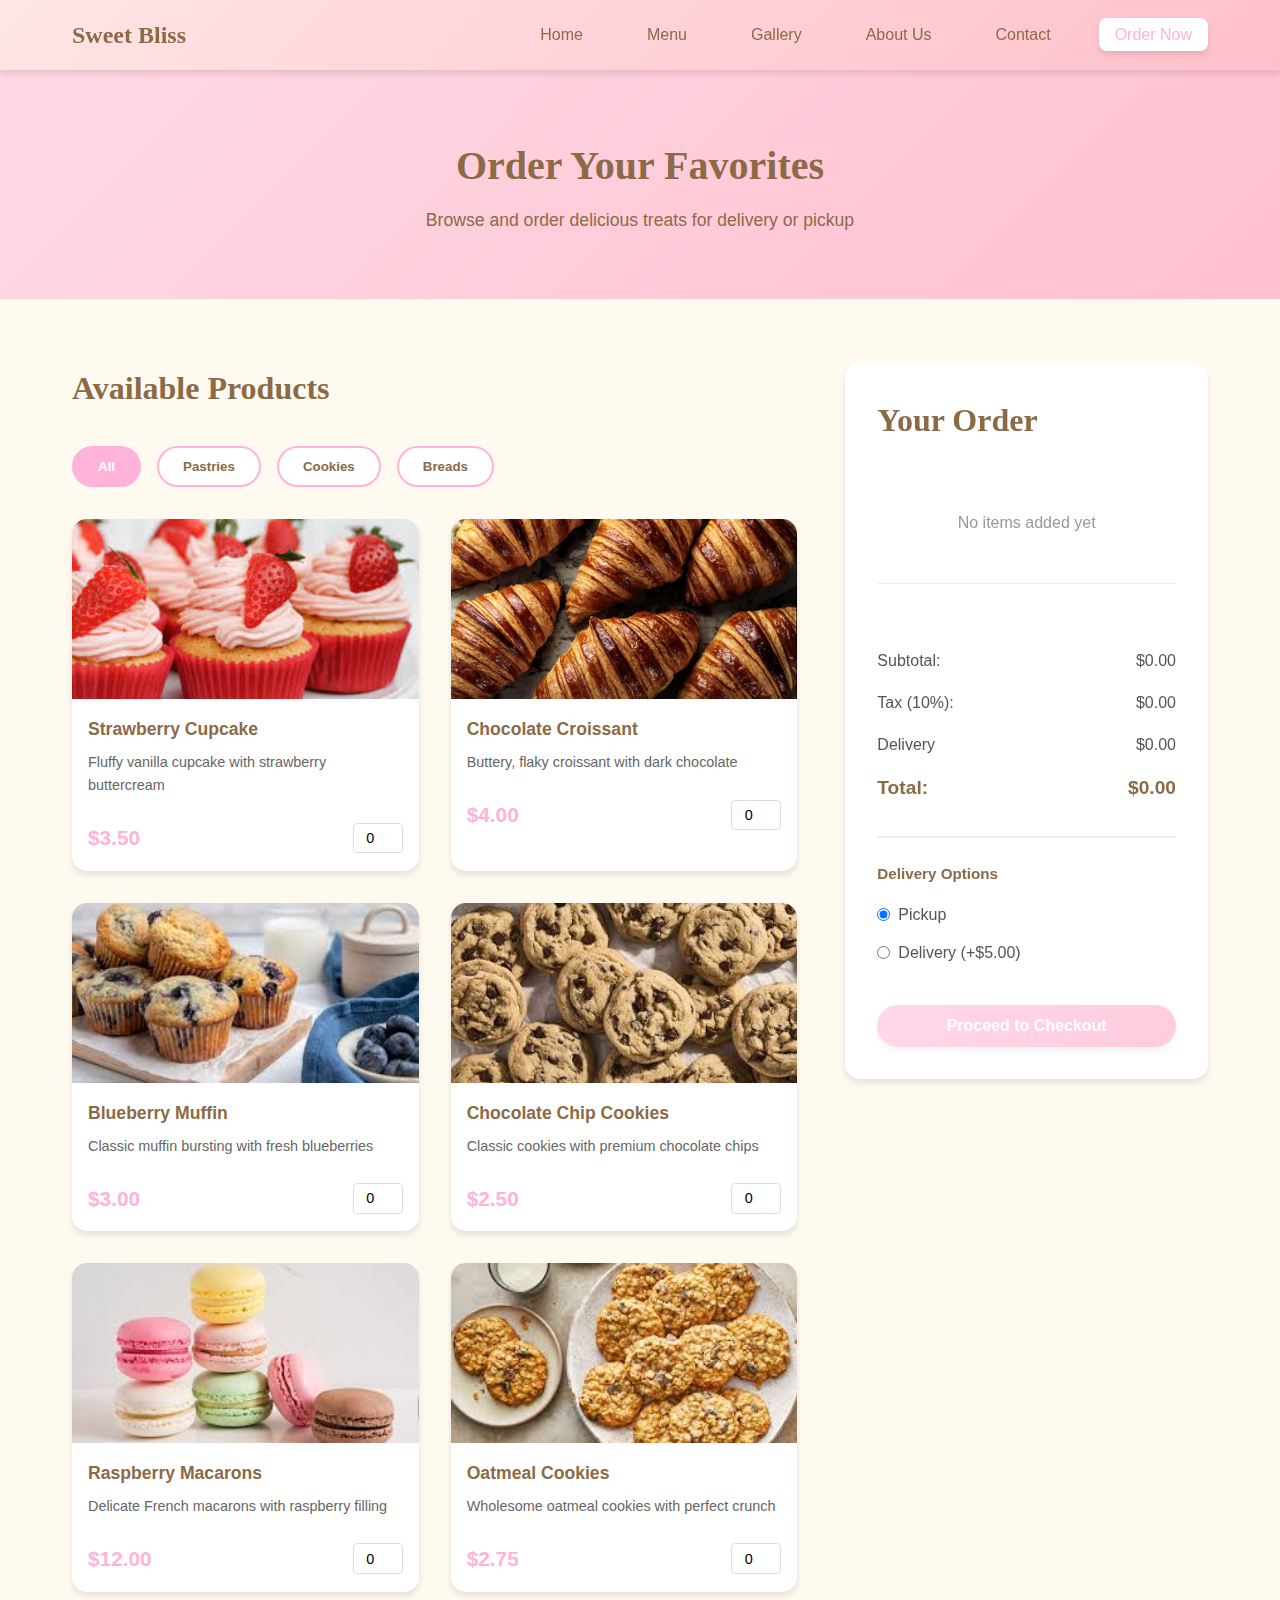
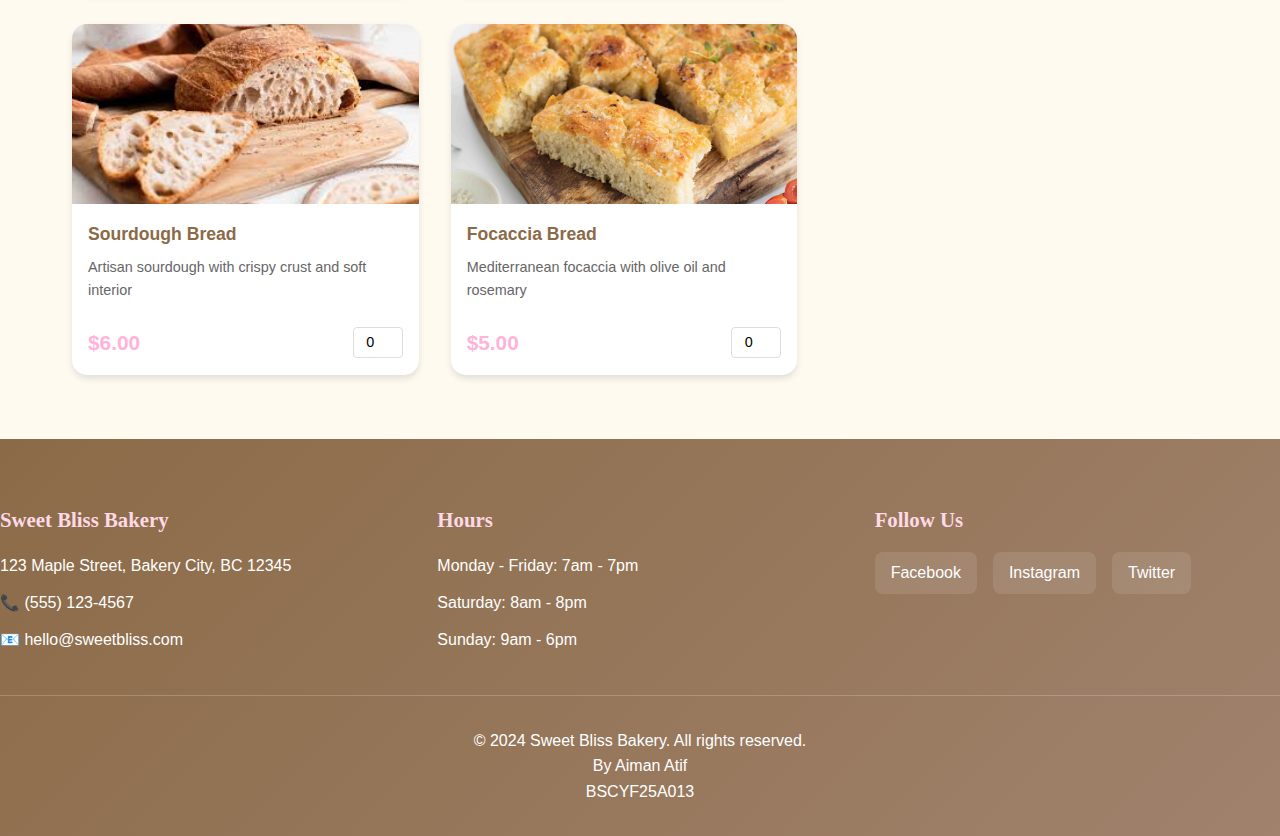
<file: order-now.html>
<!DOCTYPE html>
<html lang="en">
<head>
    <meta charset="UTF-8">
    <meta name="viewport" content="width=device-width, initial-scale=1.0">
    <title>Order Now - Sweet Bliss Bakery</title>
    <link rel="stylesheet" href="styles.css">
    <meta name="viewport" content="width=device-width, initial-scale=1.0">
</head>
<body>
    <!-- Navigation Bar -->
    <nav class="navbar">
        <div class="nav-container">
            <div class="logo">Sweet Bliss</div>
            <ul class="nav-links">
                <li><a href="index.html">Home</a></li>
                <li><a href="menu.html">Menu</a></li>
                <li><a href="gallery.html">Gallery</a></li>
                <li><a href="about.html">About Us</a></li>
                <li><a href="contact.html">Contact</a></li>
                <li><a href="order-now.html" class="active">Order Now</a></li>
            </ul>
        </div>
    </nav>

    <!-- Page Header -->
    <section class="page-header">
        <h1>Order Your Favorites</h1>
        <p>Browse and order delicious treats for delivery or pickup</p>
    </section>

    <!-- Order Section -->
    <section class="order-section">
        <div class="container">
            <div class="order-wrapper">
                <!-- Product Catalog -->
                <div class="product-catalog">
                    <h2>Available Products</h2>
                    <div class="product-filter">
                        <button class="filter-btn active" data-filter="all">All</button>
                        <button class="filter-btn" data-filter="pastries">Pastries</button>
                        <button class="filter-btn" data-filter="cookies">Cookies</button>
                        <button class="filter-btn" data-filter="breads">Breads</button>
                    </div>

                    <div class="product-grid">
                        <!-- Pastries -->
                        <div class="product-card" data-category="pastries" data-id="1" data-name="Strawberry Cupcake" data-price="3.50">
                            <img src="cupcake.jpeg" alt="Strawberry Cupcake" class="product-image">
                            <h3>Strawberry Cupcake</h3>
                            <p class="product-desc">Fluffy vanilla cupcake with strawberry buttercream</p>
                            <div class="product-footer">
                                <span class="product-price">$3.50</span>
                               <input type="number" class="qty-input" value="0" min="0" max="100">
                            </div>
                        </div>

                        <div class="product-card" data-category="pastries" data-id="2" data-name="Chocolate Croissant" data-price="4.00">
                            <img src="crossiant.jpeg" alt="Chocolate Croissant" class="product-image">
                            <h3>Chocolate Croissant</h3>
                            <p class="product-desc">Buttery, flaky croissant with dark chocolate</p>
                            <div class="product-footer">
                                <span class="product-price">$4.00</span>
                                <input type="number" class="qty-input" value="0" min="0" max="100">
                            </div>
                        </div>

                        <div class="product-card" data-category="pastries" data-id="3" data-name="Blueberry Muffin" data-price="3.00">
                            <img src="blue.jpeg" alt="Blueberry Muffin" class="product-image">
                            <h3>Blueberry Muffin</h3>
                            <p class="product-desc">Classic muffin bursting with fresh blueberries</p>
                            <div class="product-footer">
                                <span class="product-price">$3.00</span>
                                 <input type="number" class="qty-input" value="0" min="0" max="100">
                            </div>
                        </div>

                        <!-- Cookies -->
                        <div class="product-card" data-category="cookies" data-id="4" data-name="Chocolate Chip Cookies" data-price="2.50">
                            <img src="choco.jpeg" alt="Chocolate Chip Cookies" class="product-image">
                            <h3>Chocolate Chip Cookies</h3>
                            <p class="product-desc">Classic cookies with premium chocolate chips</p>
                            <div class="product-footer">
                                <span class="product-price">$2.50</span>
                                <input type="number" class="qty-input" value="0" min="0" max="100">
                            </div>
                        </div>

                        <div class="product-card" data-category="cookies" data-id="5" data-name="Raspberry Macarons" data-price="12.00">
                            <img src="macaron.jpeg" alt="Raspberry Macarons" class="product-image">
                            <h3>Raspberry Macarons</h3>
                            <p class="product-desc">Delicate French macarons with raspberry filling</p>
                            <div class="product-footer">
                                <span class="product-price">$12.00</span>
                                <input type="number" class="qty-input" value="0" min="0" max="100">
                            </div>
                        </div>

                        <div class="product-card" data-category="cookies" data-id="6" data-name="Oatmeal Cookies" data-price="2.75">
                            <img src="oatmealcookie.jpeg" alt="Oatmeal Cookies" class="product-image">
                            <h3>Oatmeal Cookies</h3>
                            <p class="product-desc">Wholesome oatmeal cookies with perfect crunch</p>
                            <div class="product-footer">
                                <span class="product-price">$2.75</span>
                                <input type="number" class="qty-input" value="0" min="0" max="100">
                            </div>
                        </div>

                        <!-- Breads -->
                        <div class="product-card" data-category="breads" data-id="7" data-name="Sourdough Bread" data-price="6.00">
                            <img src="bread.jpeg" alt="Sourdough Bread" class="product-image">
                            <h3>Sourdough Bread</h3>
                            <p class="product-desc">Artisan sourdough with crispy crust and soft interior</p>
                            <div class="product-footer">
                                <span class="product-price">$6.00</span>
                                <input type="number" class="qty-input" value="0" min="0" max="100">
                            </div>
                        </div>

                        <div class="product-card" data-category="breads" data-id="8" data-name="Focaccia Bread" data-price="5.00">
                            <img src="Focaccia.jpg" alt="Focaccia Bread" class="product-image">
                            <h3>Focaccia Bread</h3>
                            <p class="product-desc">Mediterranean focaccia with olive oil and rosemary</p>
                            <div class="product-footer">
                                <span class="product-price">$5.00</span>
                                <input type="number" class="qty-input" value="0" min="0" max="100">
                            </div>
                        </div>
                    </div>
                </div>

                <!-- Shopping Cart -->
                <div class="shopping-cart">
                    <h2>Your Order</h2>
                    <div id="cartItems" class="cart-items">
                        <p class="empty-cart">No items added yet</p>
                    </div>
                    
                    <div class="cart-summary">
                        <div class="summary-row">
                            <span>Subtotal:</span>
                            <span id="subtotal">$0.00</span>
                        </div>
                        <div class="summary-row">
                            <span>Tax (10%):</span>
                            <span id="tax">$0.00</span>
                        </div>
                        <div class="summary-row">
                            <span>Delivery</span>
                            <span id="delivery">$0.00</span>
                        </div>
                        <div class="summary-row total">
                            <span>Total:</span>
                            <span id="total">$0.00</span>
                        </div>
                    </div>

                    <div class="delivery-options">
                        <h3>Delivery Options</h3>
                        <label class="radio-label">
                            <input type="radio" name="delivery" value="pickup" checked>
                            <span>Pickup</span>
                        </label>
                        <label class="radio-label">
                            <input type="radio" name="delivery" value="delivery">
                            <span>Delivery (+$5.00)</span>
                        </label>
                    </div>

                    <button id="checkoutBtn" class="btn btn-primary btn-checkout">Proceed to Checkout</button>
                </div>
            </div>
        </div>
    </section>

    <!-- Footer -->
    <footer class="footer">
        <div class="footer-content">
            <div class="footer-section">
                <h4>Sweet Bliss Bakery</h4>
                <p>123 Maple Street, Bakery City, BC 12345</p>
                <p>📞 (555) 123-4567</p>
                <p>📧 hello@sweetbliss.com</p>
            </div>
            <div class="footer-section">
                <h4>Hours</h4>
                <p>Monday - Friday: 7am - 7pm</p>
                <p>Saturday: 8am - 8pm</p>
                <p>Sunday: 9am - 6pm</p>
            </div>
            <div class="footer-section">
                <h4>Follow Us</h4>
                <div class="social-links">
                    <a href="#" class="social-link">Facebook</a>
                    <a href="#" class="social-link">Instagram</a>
                    <a href="#" class="social-link">Twitter</a>
                </div>
            </div>
        </div>
        <div class="footer-bottom">
            <p>&copy; 2024 Sweet Bliss Bakery. All rights reserved.</p>
            <p>By Aiman Atif</p>
            <p>BSCYF25A013</p>
        </div>
    </footer>

    <script src="order-script.js"></script>
</body>
</html>
</file>
<file: styles.css>
/* Global Reset / Safety Rules */
* {
    margin: 0;
    padding: 0;
    box-sizing: border-box;
}
img {
    max-width: 100%;
    height: auto;
    display: block;
}
:root {
    --primary-color: #FFB3D9;
    --secondary-color: #FFC0CB;
    --accent-color: #FFE5E5;
    --dark-color: #8B6B47;
    --text-color: #333;
    --light-bg: #FFFAF0;
    --white: #ffffff;
    --shadow: 0 4px 6px rgba(0, 0, 0, 0.1);
    --shadow-lg: 0 8px 16px rgba(0, 0, 0, 0.15);
}

html {
    scroll-behavior: smooth;
}

body {
    font-family: 'DM Sans', 'Arial', sans-serif;
    color: var(--text-color);
    background-color: var(--light-bg);
    line-height: 1.6;
}

/* Navigation Bar */
.navbar {
    background: linear-gradient(135deg, #FFE5E5, #FFC0CB);
    padding: 1rem 0;
    position: sticky;
    top: 0;
    box-shadow: var(--shadow);
    z-index: 1000;
}

.nav-container {
    max-width: 1200px;
    margin: 0 auto;
    padding: 0 2rem;
    display: flex;
    justify-content: space-between;
    align-items: center;
}

.logo {
    font-size: 1.5rem;
    font-weight: bold;
    color: var(--dark-color);
    font-family: 'Architects Daughter', cursive;
}

.nav-links {
    list-style: none;
    display: flex;
    gap: 2rem;
}

.nav-links a {
    text-decoration: none;
    color: var(--dark-color);
    font-weight: 500;
    transition: all 0.3s ease;
    padding: 0.5rem 1rem;
    border-radius: 8px;
}

.nav-links a:hover,
.nav-links a.active {
    background-color: var(--white);
    color: var(--primary-color);
    box-shadow: var(--shadow);
}

/* Container */
.container {
    max-width: 1200px;
    margin: 0 auto;
    padding: 0 2rem;
}

/* Hero Section */
.hero {
    background: linear-gradient(135deg, #FFE5CC 0%, #FFB3BA 100%);
    padding: 6rem 2rem;
    text-align: center;
    color: var(--white);
    margin-top: 0;
}

.hero-content h1 {
    font-size: 3.5rem;
    margin-bottom: 1rem;
    font-family: 'Architects Daughter', cursive;
    color: var(--dark-color);
    text-shadow: 2px 2px 4px rgba(255, 255, 255, 0.5);
}

.hero-content p {
    font-size: 1.3rem;
    margin-bottom: 2rem;
    color: var(--dark-color);
}

/* Buttons */
.btn {
    display: inline-block;
    padding: 0.75rem 2rem;
    border: none;
    border-radius: 25px;
    font-size: 1rem;
    font-weight: 600;
    cursor: pointer;
    transition: all 0.3s ease;
    text-decoration: none;
    text-align: center;
}

.btn-primary {
    background: linear-gradient(135deg, var(--primary-color), #FF99BB);
    color: var(--white);
    box-shadow: var(--shadow);
}

.btn-primary:hover {
    transform: translateY(-2px);
    box-shadow: var(--shadow-lg);
}

.btn-secondary {
    background-color: var(--accent-color);
    color: var(--dark-color);
    box-shadow: var(--shadow);
}

.btn-secondary:hover {
    background: linear-gradient(135deg, var(--accent-color), var(--secondary-color));
    transform: translateY(-2px);
    box-shadow: var(--shadow-lg);
}

.btn-small {
    padding: 0.5rem 1rem;
    font-size: 0.9rem;
}

/* Featured Section */
.featured {
    padding: 4rem 0;
    background: var(--light-bg);
}

.featured h2,
.why-us h2,
.menu-section h2,
.gallery-section h2,
.team-section h2,
.instagram-section h2,
.cta-section h2,
.story-section h2,
.values-section h2 {
    text-align: center;
    font-size: 2.5rem;
    margin-bottom: 3rem;
    color: var(--dark-color);
    font-family: 'Architects Daughter', cursive;
}

.featured-grid {
    display: grid;
    grid-template-columns: repeat(auto-fit, minmax(280px, 1fr));
    gap: 2rem;
    margin-bottom: 3rem;
}

.featured-card {
    background: var(--white);
    border-radius: 15px;
    overflow: hidden;
    box-shadow: var(--shadow);
    transition: all 0.3s ease;
    text-align: center;
    
}

.featured-card:hover {
    transform: translateY(-5px);
    box-shadow: var(--shadow-lg);
}

.card-image {
    height: 200px;
    width: 600px;
    display: flex;
    align-items: center;
    justify-content: center;
    font-size: 5rem;
    background: linear-gradient(135deg, #FFE5E5, #FFB3BA);
}

.featured-card h3 {
    padding: 1rem 1rem 0.5rem;
    color: var(--dark-color);
    font-size: 1.3rem;
}

.featured-card p {
    padding: 0 1rem 1rem;
    color: #666;
    font-size: 0.95rem;
}

.featured-cta {
    text-align: center;
}

/* Why Us Section */
.why-us {
    padding: 4rem 0;
    background: linear-gradient(135deg, #FFF5E5, #FFE5F0);
}

.reasons-grid {
    display: grid;
    grid-template-columns: repeat(auto-fit, minmax(250px, 1fr));
    gap: 2rem;
}

.reason-card {
    background: var(--white);
    padding: 2rem;
    border-radius: 15px;
    text-align: center;
    box-shadow: var(--shadow);
    transition: all 0.3s ease;
}

.reason-card:hover {
    transform: translateY(-5px);
    box-shadow: var(--shadow-lg);
}

.reason-icon {
    font-size: 3rem;
    display: block;
    margin-bottom: 1rem;
}

.reason-card h3 {
    color: var(--dark-color);
    margin-bottom: 1rem;
}

.reason-card p {
    color: #666;
}

/* Page Header */
.page-header {
    background: linear-gradient(135deg, #FFD9E5, #FFC0D0);
    padding: 4rem 2rem;
    text-align: center;
    color: var(--white);
}

.page-header h1 {
    font-size: 2.5rem;
    margin-bottom: 0.5rem;
    font-family: 'Architects Daughter', cursive;
    color: var(--dark-color);
}

.page-header p {
    font-size: 1.1rem;
    color: var(--dark-color);
}

/* Menu Section */
.menu-section {
    padding: 4rem 0;
    background: var(--light-bg);
}

.menu-filter {
    display: flex;
    gap: 1rem;
    justify-content: center;
    margin-bottom: 3rem;
    flex-wrap: wrap;
}

.filter-btn {
    padding: 0.7rem 1.5rem;
    border: 2px solid var(--primary-color);
    background: var(--white);
    color: var(--dark-color);
    border-radius: 25px;
    cursor: pointer;
    font-weight: 600;
    transition: all 0.3s ease;
}

.filter-btn:hover,
.filter-btn.active {
    background: var(--primary-color);
    color: var(--white);
}

.menu-grid {
    display: grid;
    grid-template-columns: repeat(auto-fill, minmax(300px, 1fr));
    gap: 2rem;
}

.menu-item {
    background: var(--white);
    border-radius: 15px;
    overflow: hidden;
    box-shadow: var(--shadow);
    transition: all 0.3s ease;
}

.menu-item:hover {
    transform: translateY(-5px);
    box-shadow: var(--shadow-lg);
}

.menu-image {
    height: 200px;
    width: 600px;
    display: flex;
    align-items: center;
    justify-content: center;
    font-size: 4rem;
}

.menu-content {
    padding: 1.5rem;
}

.menu-content h3 {
    color: var(--dark-color);
    margin-bottom: 0.5rem;
}

.menu-content p {
    color: #666;
    margin-bottom: 1rem;
    font-size: 0.95rem;
}

.menu-footer {
    display: flex;
    justify-content: space-between;
    align-items: center;
    margin-top: 1rem;
}

.price {
    font-size: 1.5rem;
    font-weight: bold;
    color: var(--primary-color);
}

/* Gallery Section */
.gallery-section {
    padding: 4rem 0;
    background: linear-gradient(135deg, #FFF5E5, #FFE5F0);
}

.gallery-grid {
    display: grid;
    grid-template-columns: repeat(auto-fill, minmax(250px, 1fr));
    gap: 2rem;
}

.gallery-item {
    background: var(--white);
    border-radius: 15px;
    overflow: hidden;
    box-shadow: var(--shadow);
    transition: all 0.3s ease;
    cursor: pointer;
}

.gallery-item:hover {
    transform: scale(1.05);
    box-shadow: var(--shadow-lg);
}

.gallery-image {
    width: 100%;
    height: 250px;
    object-fit: cover;
    object-position: center;
    display: block;
    transition: all 0.3s ease;
}

.gallery-item:hover .gallery-image {
    transform: scale(1.1);
}

.gallery-item h3 {
    padding: 1rem;
    text-align: center;
    color: var(--dark-color);
}

/* Instagram Section */
.instagram-section {
    padding: 4rem 0;
    background: linear-gradient(135deg, #FFE5CC, #FFCC99);
    text-align: center;
    color: var(--dark-color);
}

.instagram-section h2 {
    color: var(--dark-color);
}

.instagram-section p {
    font-size: 1.1rem;
    margin-bottom: 1rem;
}

/* CTA Section */
.cta-section {
    padding: 4rem 2rem;
    background: linear-gradient(135deg, var(--primary-color), #FF99BB);
    text-align: center;
    color: var(--white);
}

.cta-section h2 {
    color: var(--white);
    margin-bottom: 1rem;
}

.cta-section p {
    font-size: 1.1rem;
    margin-bottom: 2rem;
    color: var(--white);
}

/* Story Section */
.story-section {
    padding: 4rem 0;
    background: var(--light-bg);
}

.story-content {
    max-width: 700px;
    margin: 0 auto;
}

.story-content h2 {
    text-align: center;
    color: var(--dark-color);
    margin-bottom: 2rem;
}

.story-content p {
    font-size: 1rem;
    color: #555;
    margin-bottom: 1.5rem;
    line-height: 1.8;
}

/* Values Section */
.values-section {
    padding: 4rem 0;
    background: linear-gradient(135deg, #FFF5E5, #FFE5F0);
}

.values-grid {
    display: grid;
    grid-template-columns: repeat(auto-fit, minmax(280px, 1fr));
    gap: 2rem;
}

.value-card {
    background: var(--white);
    padding: 2rem;
    border-radius: 15px;
    text-align: center;
    box-shadow: var(--shadow);
    transition: all 0.3s ease;
}

.value-card:hover {
    transform: translateY(-5px);
    box-shadow: var(--shadow-lg);
}

.value-icon {
    font-size: 3rem;
    display: block;
    margin-bottom: 1rem;
}

.value-card h3 {
    color: var(--dark-color);
    margin-bottom: 1rem;
}

.value-card p {
    color: #666;
    line-height: 1.7;
}

/* Team Section */
.team-section {
    padding: 4rem 0;
    background: var(--light-bg);
}

.team-grid {
    display: grid;
    grid-template-columns: repeat(auto-fit, minmax(280px, 1fr));
    gap: 2rem;
}

.team-member {
    background: var(--white);
    border-radius: 15px;
    overflow: hidden;
    box-shadow: var(--shadow);
    text-align: center;
    transition: all 0.3s ease;
}

.team-member:hover {
    transform: translateY(-5px);
    box-shadow: var(--shadow-lg);
}

.member-avatar {
    height: 200px;
    width: 500px;
    display: flex;
    align-items: center;
    justify-content: center;
    font-size: 4rem;
}

.team-member h3 {
    padding: 1rem 1rem 0.5rem;
    color: var(--dark-color);
}

.team-member p {
    padding: 0 1rem;
    color: #666;
}

.member-bio {
    padding: 1rem;
    font-size: 0.9rem;
    line-height: 1.6;
}

/* Contact Section */
.contact-section {
    padding: 4rem 0;
    background: linear-gradient(135deg, #FFF5E5, #FFE5F0);
}

.contact-wrapper {
    display: grid;
    grid-template-columns: 1fr 1fr;
    gap: 3rem;
}
.contact-info h2,
.contact-form-container h2 {
    font-family: 'Architects Daughter', cursive;
    color: var(--dark-color);
    margin-bottom: 2rem;
    font-size: 2rem;
}

.info-card {
    background: var(--white);
    padding: 1.5rem;
    border-radius: 15px;
    margin-bottom: 1.5rem;
    box-shadow: var(--shadow);
}

.info-card h3 {
    color: var(--primary-color);
    margin-bottom: 0.5rem;
    font-size: 1.1rem;
}

.info-card p {
    color: #555;
    line-height: 1.8;
}

/* Contact Form */
.contact-form {
    background: var(--white);
    padding: 2rem;
    border-radius: 15px;
    box-shadow: var(--shadow);
}

.form-group {
    margin-bottom: 1.5rem;
}

.form-group label {
    display: block;
    margin-bottom: 0.5rem;
    font-weight: 600;
    color: var(--dark-color);
}

.form-group input,
.form-group textarea {
    width: 100%;
    padding: 0.75rem;
    border: 2px solid #e0e0e0;
    border-radius: 8px;
    font-family: inherit;
    font-size: 1rem;
    transition: all 0.3s ease;
}

.form-group input:focus,
.form-group textarea:focus {
    outline: none;
    border-color: var(--primary-color);
    box-shadow: 0 0 0 3px rgba(255, 179, 217, 0.1);
}

.form-message {
    margin-top: 1rem;
    padding: 1rem;
    border-radius: 8px;
    text-align: center;
    display: none;
}

.form-message.success {
    background-color: #d4edda;
    color: #155724;
    border: 1px solid #c3e6cb;
    display: block;
}

.form-message.error {
    background-color: #f8d7da;
    color: #721c24;
    border: 1px solid #f5c6cb;
    display: block;
}

/* Map Section */
.map-section {
    padding: 4rem 0;
    background: var(--light-bg);
    text-align: center;
}

.map-placeholder {
    background: linear-gradient(135deg, #FFE5E5, #FFB3BA);
    padding: 4rem 2rem;
    border-radius: 15px;
    color: var(--white);
    font-size: 1.2rem;
}

/* Footer */
.footer {
    background: linear-gradient(135deg, var(--dark-color), #A0826D);
    color: var(--white);
    padding: 4rem 0 2rem;
    margin-top: 0;
}

.footer-content {
    display: grid;
    grid-template-columns: repeat(auto-fit, minmax(250px, 1fr));
    gap: 2rem;
    margin-bottom: 2rem;
}

.footer-section h4 {
    margin-bottom: 1rem;
    color: #FFD9E5;
    font-family: 'Architects Daughter', cursive;
    font-size: 1.3rem;
}

.footer-section p {
    margin-bottom: 0.5rem;
    line-height: 1.8;
}

.social-links {
    display: flex;
    gap: 1rem;
    flex-wrap: wrap;
}

.social-link {
    display: inline-block;
    padding: 0.5rem 1rem;
    background: rgba(255, 255, 255, 0.1);
    color: var(--white);
    text-decoration: none;
    border-radius: 8px;
    transition: all 0.3s ease;
}

.social-link:hover {
    background: #FFD9E5;
    color: var(--dark-color);
}

.footer-bottom {
    text-align: center;
    padding-top: 2rem;
    border-top: 1px solid rgba(255, 255, 255, 0.2);
}

.emoji {
    display: inline-block;
}
/* Order Section */
.order-section {
    padding: 4rem 0;
    background: var(--light-bg);
}
.order-wrapper {
    display: grid;
    grid-template-columns: 2fr 1fr;
    gap: 3rem;
}
@media (max-width: 1024px) {
    .order-wrapper {
        grid-template-columns: 1fr;
    }
}
.product-catalog h2,
.shopping-cart h2 {
    font-family: 'Architects Daughter', cursive;
    color: var(--dark-color);
    margin-bottom: 2rem;
    font-size: 2rem;
}
.product-filter {
    display: flex;
    gap: 1rem;
    margin-bottom: 2rem;
    flex-wrap: wrap;
}
.product-grid {
    display: grid;
    grid-template-columns: repeat(auto-fill, minmax(250px, 1fr));
    gap: 2rem;
}
.product-card {
    background: var(--white);
    border-radius: 15px;
    overflow: hidden;
    box-shadow: var(--shadow);
    transition: all 0.3s ease;
}
.product-card:hover {
    transform: translateY(-5px);
    box-shadow: var(--shadow-lg);
}
.product-image {
    height: 180px;
    width: 100%;
    object-fit: cover;
}
.product-card h3 {
    padding: 1rem 1rem 0.5rem;
    color: var(--dark-color);
    font-size: 1.1rem;
}
.product-desc {
    padding: 0 1rem;
    color: #666;
    font-size: 0.9rem;
    margin-bottom: 0.5rem;
}
.product-footer {
    padding: 1rem;
    display: flex;
    justify-content: space-between;
    align-items: center;
}
.product-price {
    font-size: 1.3rem;
    font-weight: bold;
    color: var(--primary-color);
}
.qty-control {
    display: flex;
    gap: 0.5rem;
    align-items: center;
}
.qty-btn {
    background: var(--primary-color);
    color: var(--white);
    border: none;
    border-radius: 4px;
    width: 28px;
    height: 28px;
    cursor: pointer;
    font-weight: bold;
    transition: all 0.3s ease;
}
.qty-btn:hover {
    background: var(--secondary-color);
}
.qty-input {
    width: 50px;
    text-align: center;
    padding: 0.4rem;
    border: 1px solid #ddd;
    border-radius: 4px;
    font-size: 0.9rem;
}
.shopping-cart {
    background: var(--white);
    padding: 2rem;
    border-radius: 15px;
    box-shadow: var(--shadow);
    height: fit-content;
    position: sticky;
    top: 100px;
}
.cart-items {
    margin-bottom: 2rem;
    max-height: 400px;
    overflow-y: auto;
    border-bottom: 1px solid #eee;
    padding-bottom: 1rem;
}
.empty-cart {
    text-align: center;
    color: #999;
    padding: 2rem 0;
}
.cart-item {
    display: flex;
    justify-content: space-between;
    align-items: center;
    padding: 1rem 0;
    border-bottom: 1px solid #f0f0f0;
}
.cart-item-info h4 {
    color: var(--dark-color);
    margin-bottom: 0.3rem;
    font-size: 0.95rem;
}
.cart-item-qty {
    color: #999;
    font-size: 0.85rem;
}
.cart-item-price {
    font-weight: bold;
    color: var(--primary-color);
}
.cart-summary {
    padding: 1.5rem 0;
    border-bottom: 2px solid #eee;
    margin-bottom: 1.5rem;
}
.summary-row {
    display: flex;
    justify-content: space-between;
    padding: 0.5rem 0;
    color: #555;
}
.summary-row.total {
    font-size: 1.2rem;
    font-weight: bold;
    color: var(--dark-color);
    padding-top: 0.5rem;
}
.delivery-options {
    margin-bottom: 1.5rem;
}
.delivery-options h3 {
    color: var(--dark-color);
    font-size: 0.95rem;
    margin-bottom: 1rem;
}
.radio-label {
    display: flex;
    align-items: center;
    margin-bottom: 0.75rem;
    cursor: pointer;
    color: #555;
}
.radio-label input {
    margin-right: 0.5rem;
    cursor: pointer;
}
.btn-checkout {
    width: 100%;
    margin-top: 1rem;
}
.btn-checkout:disabled {
    opacity: 0.5;
    cursor: not-allowed;
}


@media (max-width: 480px) {
    .nav-links {
        gap: 0.5rem;
        font-size: 0.8rem;
    }

    .logo {
        font-size: 1.2rem;
    }

    .hero {
        padding: 3rem 1rem;
    }

    .btn {
        padding: 0.6rem 1.5rem;
        font-size: 0.9rem;
    }
    .shopping-cart {
        position: static;
        margin-top: 2rem;
    }
    .product-grid {
        grid-template-columns: 1fr;
    }
}
* {
    margin: 0;
    padding: 0;
    box-sizing: border-box;
}

:root {
    --primary-color: #FFB3D9;
    --secondary-color: #FFC0CB;
    --accent-color: #FFE5E5;
    --dark-color: #8B6B47;
    --text-color: #333;
    --light-bg: #FFFAF0;
    --white: #ffffff;
    --shadow: 0 4px 6px rgba(0, 0, 0, 0.1);
    --shadow-lg: 0 8px 16px rgba(0, 0, 0, 0.15);
}

html {
    scroll-behavior: smooth;
}

body {
    font-family: 'DM Sans', 'Arial', sans-serif;
    color: var(--text-color);
    background-color: var(--light-bg);
    line-height: 1.6;
}

/* Navigation Bar */
.navbar {
    background: linear-gradient(135deg, #FFE5E5, #FFC0CB);
    padding: 1rem 0;
    position: sticky;
    top: 0;
    box-shadow: var(--shadow);
    z-index: 1000;
}

.nav-container {
    max-width: 1200px;
    margin: 0 auto;
    padding: 0 2rem;
    display: flex;
    justify-content: space-between;
    align-items: center;
}

.logo {
    font-size: 1.5rem;
    font-weight: bold;
    color: var(--dark-color);
    font-family: 'Architects Daughter', cursive;
}

.nav-links {
    list-style: none;
    display: flex;
    gap: 2rem;
}

.nav-links a {
    text-decoration: none;
    color: var(--dark-color);
    font-weight: 500;
    transition: all 0.3s ease;
    padding: 0.5rem 1rem;
    border-radius: 8px;
}

.nav-links a:hover,
.nav-links a.active {
    background-color: var(--white);
    color: var(--primary-color);
    box-shadow: var(--shadow);
}

/* Container */
.container {
    max-width: 1200px;
    margin: 0 auto;
    padding: 0 2rem;
}

/* Hero Section */
.hero {
    background: linear-gradient(135deg, #FFE5CC 0%, #FFB3BA 100%);
    padding: 6rem 2rem;
    text-align: center;
    color: var(--white);
    margin-top: 0;
}

.hero-content h1 {
    font-size: 3.5rem;
    margin-bottom: 1rem;
    font-family: 'Architects Daughter', cursive;
    color: var(--dark-color);
    text-shadow: 2px 2px 4px rgba(255, 255, 255, 0.5);
}

.hero-content p {
    font-size: 1.3rem;
    margin-bottom: 2rem;
    color: var(--dark-color);
}

/* Buttons */
.btn {
    display: inline-block;
    padding: 0.75rem 2rem;
    border: none;
    border-radius: 25px;
    font-size: 1rem;
    font-weight: 600;
    cursor: pointer;
    transition: all 0.3s ease;
    text-decoration: none;
    text-align: center;
}

.btn-primary {
    background: linear-gradient(135deg, var(--primary-color), #FF99BB);
    color: var(--white);
    box-shadow: var(--shadow);
}

.btn-primary:hover {
    transform: translateY(-2px);
    box-shadow: var(--shadow-lg);
}

.btn-secondary {
    background-color: var(--accent-color);
    color: var(--dark-color);
    box-shadow: var(--shadow);
}

.btn-secondary:hover {
    background: linear-gradient(135deg, var(--accent-color), var(--secondary-color));
    transform: translateY(-2px);
    box-shadow: var(--shadow-lg);
}

.btn-small {
    padding: 0.5rem 1rem;
    font-size: 0.9rem;
}

/* Featured Section */
.featured {
    padding: 4rem 0;
    background: var(--light-bg);
}

.featured h2,
.why-us h2,
.menu-section h2,
.gallery-section h2,
.team-section h2,
.instagram-section h2,
.cta-section h2,
.story-section h2,
.values-section h2 {
    text-align: center;
    font-size: 2.5rem;
    margin-bottom: 3rem;
    color: var(--dark-color);
    font-family: 'Architects Daughter', cursive;
}

.featured-grid {
    display: grid;
    grid-template-columns: repeat(auto-fit, minmax(280px, 1fr));
    gap: 2rem;
    margin-bottom: 3rem;
}

.featured-card {
    background: var(--white);
    border-radius: 15px;
    overflow: hidden;
    box-shadow: var(--shadow);
    transition: all 0.3s ease;
    text-align: center;
}

.featured-card:hover {
    transform: translateY(-5px);
    box-shadow: var(--shadow-lg);
}

.card-image {
    height: 200px;
    display: flex;
    align-items: center;
    justify-content: center;
    font-size: 5rem;
    background: linear-gradient(135deg, #FFE5E5, #FFB3BA);
}

.featured-card h3 {
    padding: 1rem 1rem 0.5rem;
    color: var(--dark-color);
    font-size: 1.3rem;
}

.featured-card p {
    padding: 0 1rem 1rem;
    color: #666;
    font-size: 0.95rem;
}

.featured-cta {
    text-align: center;
}

/* Why Us Section */
.why-us {
    padding: 4rem 0;
    background: linear-gradient(135deg, #FFF5E5, #FFE5F0);
}

.reasons-grid {
    display: grid;
    grid-template-columns: repeat(auto-fit, minmax(250px, 1fr));
    gap: 2rem;
}

.reason-card {
    background: var(--white);
    padding: 2rem;
    border-radius: 15px;
    text-align: center;
    box-shadow: var(--shadow);
    transition: all 0.3s ease;
}

.reason-card:hover {
    transform: translateY(-5px);
    box-shadow: var(--shadow-lg);
}

.reason-icon {
    font-size: 3rem;
    display: block;
    margin-bottom: 1rem;
}

.reason-card h3 {
    color: var(--dark-color);
    margin-bottom: 1rem;
}

.reason-card p {
    color: #666;
}

/* Page Header */
.page-header {
    background: linear-gradient(135deg, #FFD9E5, #FFC0D0);
    padding: 4rem 2rem;
    text-align: center;
    color: var(--white);
}

.page-header h1 {
    font-size: 2.5rem;
    margin-bottom: 0.5rem;
    font-family: 'Architects Daughter', cursive;
    color: var(--dark-color);
}

.page-header p {
    font-size: 1.1rem;
    color: var(--dark-color);
}

/* Menu Section */
.menu-section {
    padding: 4rem 0;
    background: var(--light-bg);
}

.menu-filter {
    display: flex;
    gap: 1rem;
    justify-content: center;
    margin-bottom: 3rem;
    flex-wrap: wrap;
}

.filter-btn {
    padding: 0.7rem 1.5rem;
    border: 2px solid var(--primary-color);
    background: var(--white);
    color: var(--dark-color);
    border-radius: 25px;
    cursor: pointer;
    font-weight: 600;
    transition: all 0.3s ease;
}

.filter-btn:hover,
.filter-btn.active {
    background: var(--primary-color);
    color: var(--white);
}

.menu-grid {
    display: grid;
    grid-template-columns: repeat(auto-fill, minmax(300px, 1fr));
    gap: 2rem;
}

.menu-item {
    background: var(--white);
    border-radius: 15px;
    overflow: hidden;
    box-shadow: var(--shadow);
    transition: all 0.3s ease;
}

.menu-item:hover {
    transform: translateY(-5px);
    box-shadow: var(--shadow-lg);
}

.menu-image {
    height: 200px;
    display: flex;
    align-items: center;
    justify-content: center;
    font-size: 4rem;
}

.menu-content {
    padding: 1.5rem;
}

.menu-content h3 {
    color: var(--dark-color);
    margin-bottom: 0.5rem;
}

.menu-content p {
    color: #666;
    margin-bottom: 1rem;
    font-size: 0.95rem;
}

.menu-footer {
    display: flex;
    justify-content: space-between;
    align-items: center;
    margin-top: 1rem;
}

.price {
    font-size: 1.5rem;
    font-weight: bold;
    color: var(--primary-color);
}

/* Gallery Section */
.gallery-section {
    padding: 4rem 0;
    background: linear-gradient(135deg, #FFF5E5, #FFE5F0);
}

.gallery-grid {
    display: grid;
    grid-template-columns: repeat(auto-fill, minmax(250px, 1fr));
    gap: 2rem;
}

.gallery-item {
    background: var(--white);
    border-radius: 15px;
    overflow: hidden;
    box-shadow: var(--shadow);
    transition: all 0.3s ease;
    cursor: pointer;
}

.gallery-item:hover {
    transform: scale(1.05);
    box-shadow: var(--shadow-lg);
}

.gallery-image {
    height: 250px;
    display: flex;
    align-items: center;
    justify-content: center;
    font-size: 5rem;
    transition: all 0.3s ease;
}

.gallery-item:hover .gallery-image {
    transform: scale(1.1);
}

.gallery-item h3 {
    padding: 1rem;
    text-align: center;
    color: var(--dark-color);
}

/* Instagram Section */
.instagram-section {
    padding: 4rem 0;
    background: linear-gradient(135deg, #FFE5CC, #FFCC99);
    text-align: center;
    color: var(--dark-color);
}

.instagram-section h2 {
    color: var(--dark-color);
}

.instagram-section p {
    font-size: 1.1rem;
    margin-bottom: 1rem;
}

/* CTA Section */
.cta-section {
    padding: 4rem 2rem;
    background: linear-gradient(135deg, var(--primary-color), #FF99BB);
    text-align: center;
    color: var(--white);
}

.cta-section h2 {
    color: var(--white);
    margin-bottom: 1rem;
}

.cta-section p {
    font-size: 1.1rem;
    margin-bottom: 2rem;
    color: var(--white);
}

/* Story Section */
.story-section {
    padding: 4rem 0;
    background: var(--light-bg);
}

.story-content {
    max-width: 700px;
    margin: 0 auto;
}

.story-content h2 {
    text-align: center;
    color: var(--dark-color);
    margin-bottom: 2rem;
}

.story-content p {
    font-size: 1rem;
    color: #555;
    margin-bottom: 1.5rem;
    line-height: 1.8;
}

/* Values Section */
.values-section {
    padding: 4rem 0;
    background: linear-gradient(135deg, #FFF5E5, #FFE5F0);
}

.values-grid {
    display: grid;
    grid-template-columns: repeat(auto-fit, minmax(280px, 1fr));
    gap: 2rem;
}

.value-card {
    background: var(--white);
    padding: 2rem;
    border-radius: 15px;
    text-align: center;
    box-shadow: var(--shadow);
    transition: all 0.3s ease;
}

.value-card:hover {
    transform: translateY(-5px);
    box-shadow: var(--shadow-lg);
}

.value-icon {
    font-size: 3rem;
    display: block;
    margin-bottom: 1rem;
}

.value-card h3 {
    color: var(--dark-color);
    margin-bottom: 1rem;
}

.value-card p {
    color: #666;
    line-height: 1.7;
}

/* Team Section */
.team-section {
    padding: 4rem 0;
    background: var(--light-bg);
}

.team-grid {
    display: grid;
    grid-template-columns: repeat(auto-fit, minmax(280px, 1fr));
    gap: 2rem;
}

.team-member {
    background: var(--white);
    border-radius: 15px;
    overflow: hidden;
    box-shadow: var(--shadow);
    text-align: center;
    transition: all 0.3s ease;
}

.team-member:hover {
    transform: translateY(-5px);
    box-shadow: var(--shadow-lg);
}

.member-avatar {
    height: 200px;
    display: flex;
    align-items: center;
    justify-content: center;
    font-size: 4rem;
}

.team-member h3 {
    padding: 1rem 1rem 0.5rem;
    color: var(--dark-color);
}

.team-member p {
    padding: 0 1rem;
    color: #666;
}

.member-bio {
    padding: 1rem;
    font-size: 0.9rem;
    line-height: 1.6;
}

/* Contact Section */
.contact-section {
    padding: 4rem 0;
    background: linear-gradient(135deg, #FFF5E5, #FFE5F0);
}

.contact-wrapper {
    display: grid;
    grid-template-columns: 1fr 1fr;
    gap: 3rem;
}
.contact-info h2,
.contact-form-container h2 {
    font-family: 'Architects Daughter', cursive;
    color: var(--dark-color);
    margin-bottom: 2rem;
    font-size: 2rem;
}

.info-card {
    background: var(--white);
    padding: 1.5rem;
    border-radius: 15px;
    margin-bottom: 1.5rem;
    box-shadow: var(--shadow);
}

.info-card h3 {
    color: var(--primary-color);
    margin-bottom: 0.5rem;
    font-size: 1.1rem;
}

.info-card p {
    color: #555;
    line-height: 1.8;
}

/* Contact Form */
.contact-form {
    background: var(--white);
    padding: 2rem;
    border-radius: 15px;
    box-shadow: var(--shadow);
}

.form-group {
    margin-bottom: 1.5rem;
}

.form-group label {
    display: block;
    margin-bottom: 0.5rem;
    font-weight: 600;
    color: var(--dark-color);
}

.form-group input,
.form-group textarea {
    width: 100%;
    padding: 0.75rem;
    border: 2px solid #e0e0e0;
    border-radius: 8px;
    font-family: inherit;
    font-size: 1rem;
    transition: all 0.3s ease;
}

.form-group input:focus,
.form-group textarea:focus {
    outline: none;
    border-color: var(--primary-color);
    box-shadow: 0 0 0 3px rgba(255, 179, 217, 0.1);
}

.form-message {
    margin-top: 1rem;
    padding: 1rem;
    border-radius: 8px;
    text-align: center;
    display: none;
}

.form-message.success {
    background-color: #d4edda;
    color: #155724;
    border: 1px solid #c3e6cb;
    display: block;
}

.form-message.error {
    background-color: #f8d7da;
    color: #721c24;
    border: 1px solid #f5c6cb;
    display: block;
}

/* Map Section */
.map-section {
    padding: 4rem 0;
    background: var(--light-bg);
    text-align: center;
}

.map-placeholder {
    background: linear-gradient(135deg, #FFE5E5, #FFB3BA);
    padding: 4rem 2rem;
    border-radius: 15px;
    color: var(--white);
    font-size: 1.2rem;
}

/* Footer */
.footer {
    background: linear-gradient(135deg, var(--dark-color), #A0826D);
    color: var(--white);
    padding: 4rem 0 2rem;
    margin-top: 0;
}

.footer-content {
    display: grid;
    grid-template-columns: repeat(auto-fit, minmax(250px, 1fr));
    gap: 2rem;
    margin-bottom: 2rem;
}

.footer-section h4 {
    margin-bottom: 1rem;
    color: #FFD9E5;
    font-family: 'Architects Daughter', cursive;
    font-size: 1.3rem;
}

.footer-section p {
    margin-bottom: 0.5rem;
    line-height: 1.8;
}

.social-links {
    display: flex;
    gap: 1rem;
    flex-wrap: wrap;
}

.social-link {
    display: inline-block;
    padding: 0.5rem 1rem;
    background: rgba(255, 255, 255, 0.1);
    color: var(--white);
    text-decoration: none;
    border-radius: 8px;
    transition: all 0.3s ease;
}

.social-link:hover {
    background: #FFD9E5;
    color: var(--dark-color);
}

.footer-bottom {
    text-align: center;
    padding-top: 2rem;
    border-top: 1px solid rgba(255, 255, 255, 0.2);
}

.emoji {
    display: inline-block;
}

/* Responsive Design */
@media (max-width: 480px) {
    .nav-links {
        gap: 0.5rem;
        font-size: 0.8rem;
    }

    .logo {
        font-size: 1.2rem;
    }

    .hero {
        padding: 3rem 1rem;
    }

    .btn {
        padding: 0.6rem 1.5rem;
        font-size: 0.9rem;
    }
}
@media (max-width: 768px) {
    /* Prevent horizontal scrolling */
    body {
        overflow-x: hidden;
    }

    /* Navigation adjustments */
    nav ul {
        flex-wrap: wrap;
        justify-content: center;
    }

    .nav-links {
        gap: 1rem;
        font-size: 0.9rem;
    }

    /* Typography */
    .hero-content h1,
    .page-header h1,
    h2 {
        font-size: 2rem !important;
    }

    /* Layout Grids - Combined for efficiency */
    .contact-wrapper,
    .featured-grid,
    .reasons-grid,
    .values-grid,
    .team-grid,
    .gallery-grid,
    .menu-grid {
        grid-template-columns: 1fr;
    }
}
</file>
